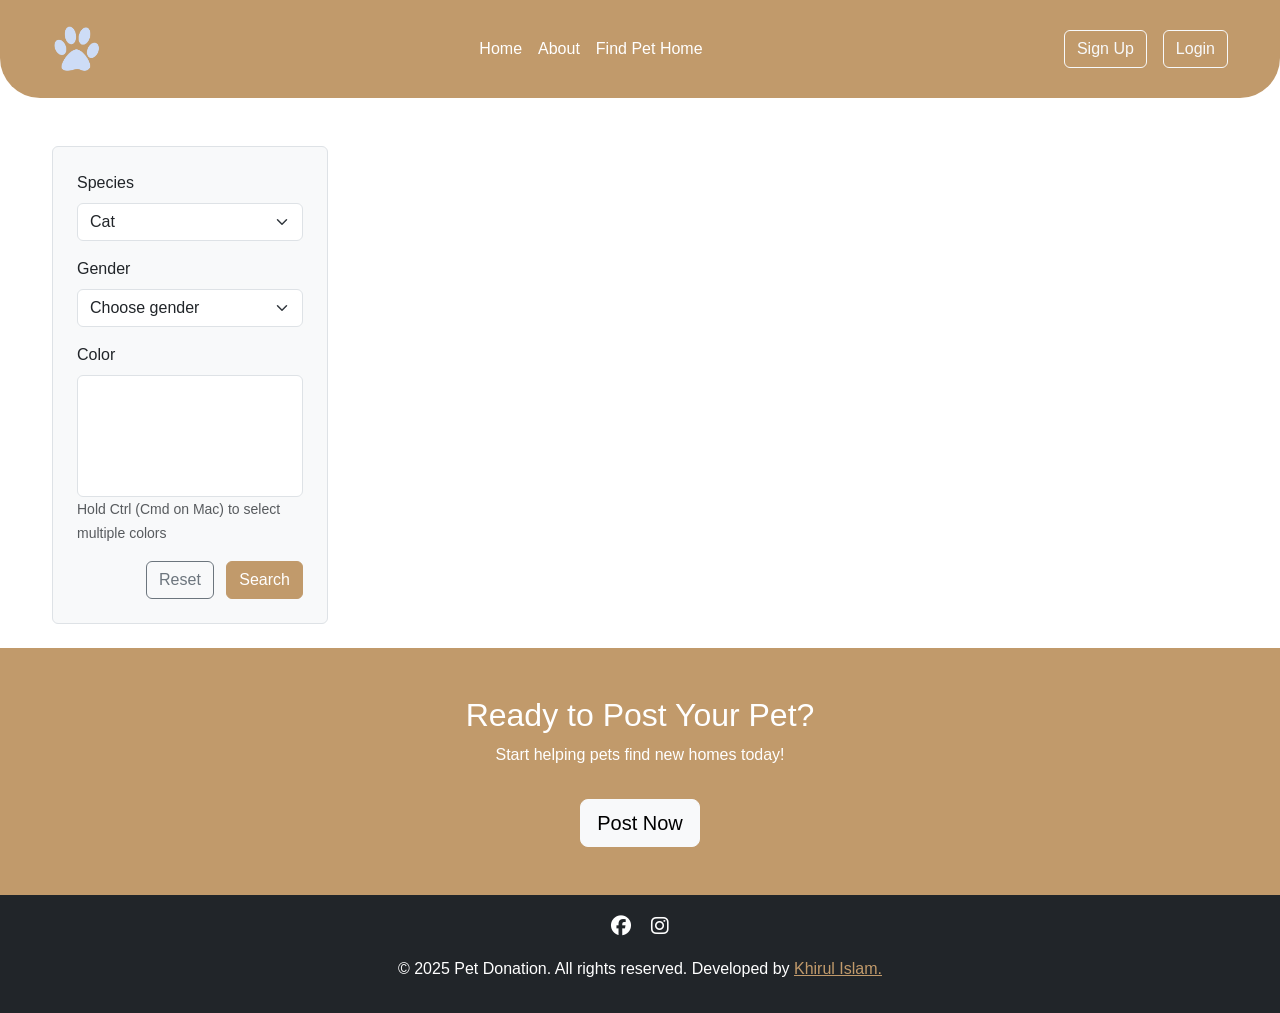
<file: index.html>
<!DOCTYPE html>
<html lang="en">

<head>
  <meta charset="UTF-8">
  <meta name="viewport" content="width=device-width, initial-scale=1.0">
  <!-- Bootstrap 5 link -->
  <link href="https://cdn.jsdelivr.net/npm/bootstrap@5.2.3/dist/css/bootstrap.min.css" rel="stylesheet"
    integrity="sha384-rbsA2VBKQhggwzxH7pPCaAqO46MgnOM80zW1RWuH61DGLwZJEdK2Kadq2F9CUG65" crossorigin="anonymous">
  <!-- Custom Css -->
  <link rel="stylesheet" href="assets/css/custom.css">
  <!-- config js -->
  <script src="assets/js/config.js"></script>
  <!-- Main JS -->
  <script src="assets/js/main.js"></script>
  <!-- Fontawesome  -->
  <link href="https://cdnjs.cloudflare.com/ajax/libs/font-awesome/6.5.0/css/all.min.css" rel="stylesheet">

  <script src="assets/js/load_pets.js"></script>
</head>
<title>Home - Pet Adoption</title>
</head>

<body>
  <!-- header -->
  <div id="header"></div>
  <!-- loader -->
  <div id="loader" class="d-none"></div>
  <!-- Alert -->
  <div id="alert-container" class="position-fixed top-0 start-50 translate-middle-x mt-3"
    style="z-index: 1055; width: 90%; max-width: 500px;"></div>

  <!-- Main Content -->
  <main>
    <div class="container mt-5">
      <div class="row">
        <!-- Filtering Section -->
        <div class="col-lg-3 mb-4">
          <section class="p-4 bg-light rounded border">
            <form>
              <div class="mb-3">
                <label for="speciesSelect" class="form-label">Species</label>
                <select id="speciesSelect" class="form-select">
                  <option value="cats">Cat</option>
                  <option value="dogs">Dog</option>
                  <option value="birds">Bird</option>
                </select>
              </div>

              <div class="mb-3">
                <label for="genderSelect" class="form-label">Gender</label>
                <select id="genderSelect" class="form-select">
                  <option value="" selected>Choose gender</option>
                  <option value="male">Male</option>
                  <option value="female">Female</option>
                </select>
              </div>

              <div class="mb-3">
                <label for="colorSelect" class="form-label">Color</label>
                <select id="colorSelect" class="form-select" multiple size="6">
                  <!-- <option value="black">Black</option>
                  <option value="white">White</option>
                  <option value="brown">Brown</option> -->
                </select>
                <small class="form-text text-muted">Hold Ctrl (Cmd on Mac) to select multiple colors</small>
              </div>

              <div class="text-end">
                <button type="reset" class="btn btn-outline-secondary me-2">Reset</button>
                <button type="submit" class="btn btn-primary">Search</button>
              </div>
            </form>
          </section>
        </div>

        <!-- Pet Info Cards Section -->
        <div class="col-lg-9 mb-5">
          <div class="row row-cols-1 row-cols-md-3 g-4" id="petCardsHolder">
            <!-- Pet Card -->

          </div>
          <!-- Pegination -->
          <div id="pagination" class="d-flex justify-content-center my-4"></div>
        </div>
      </div>
    </div>

  </main>

  <!-- Call to Action -->
  <section class="bg-primary text-white text-center py-5">
    <div class="container">
      <h2>Ready to Post Your Pet?</h2>
      <p>Start helping pets find new homes today!</p>
      <a href="donate_pet.html" class="btn btn-light btn-lg mt-3">Post Now</a>
    </div>
  </section>

  <div id="footer"></div>


  <script src="assets/js/load_pet_color.js"></script>
  <script>
    loadColorOptions("colorSelect");
  </script>
  <script src="https://cdn.jsdelivr.net/npm/bootstrap@5.2.3/dist/js/bootstrap.bundle.min.js"
    integrity="sha384-kenU1KFdBIe4zVF0s0G1M5b4hcpxyD9F7jL+jjXkk+Q2h455rYXK/7HAuoJl+0I4"
    crossorigin="anonymous"></script>
</body>

</html>
</file>
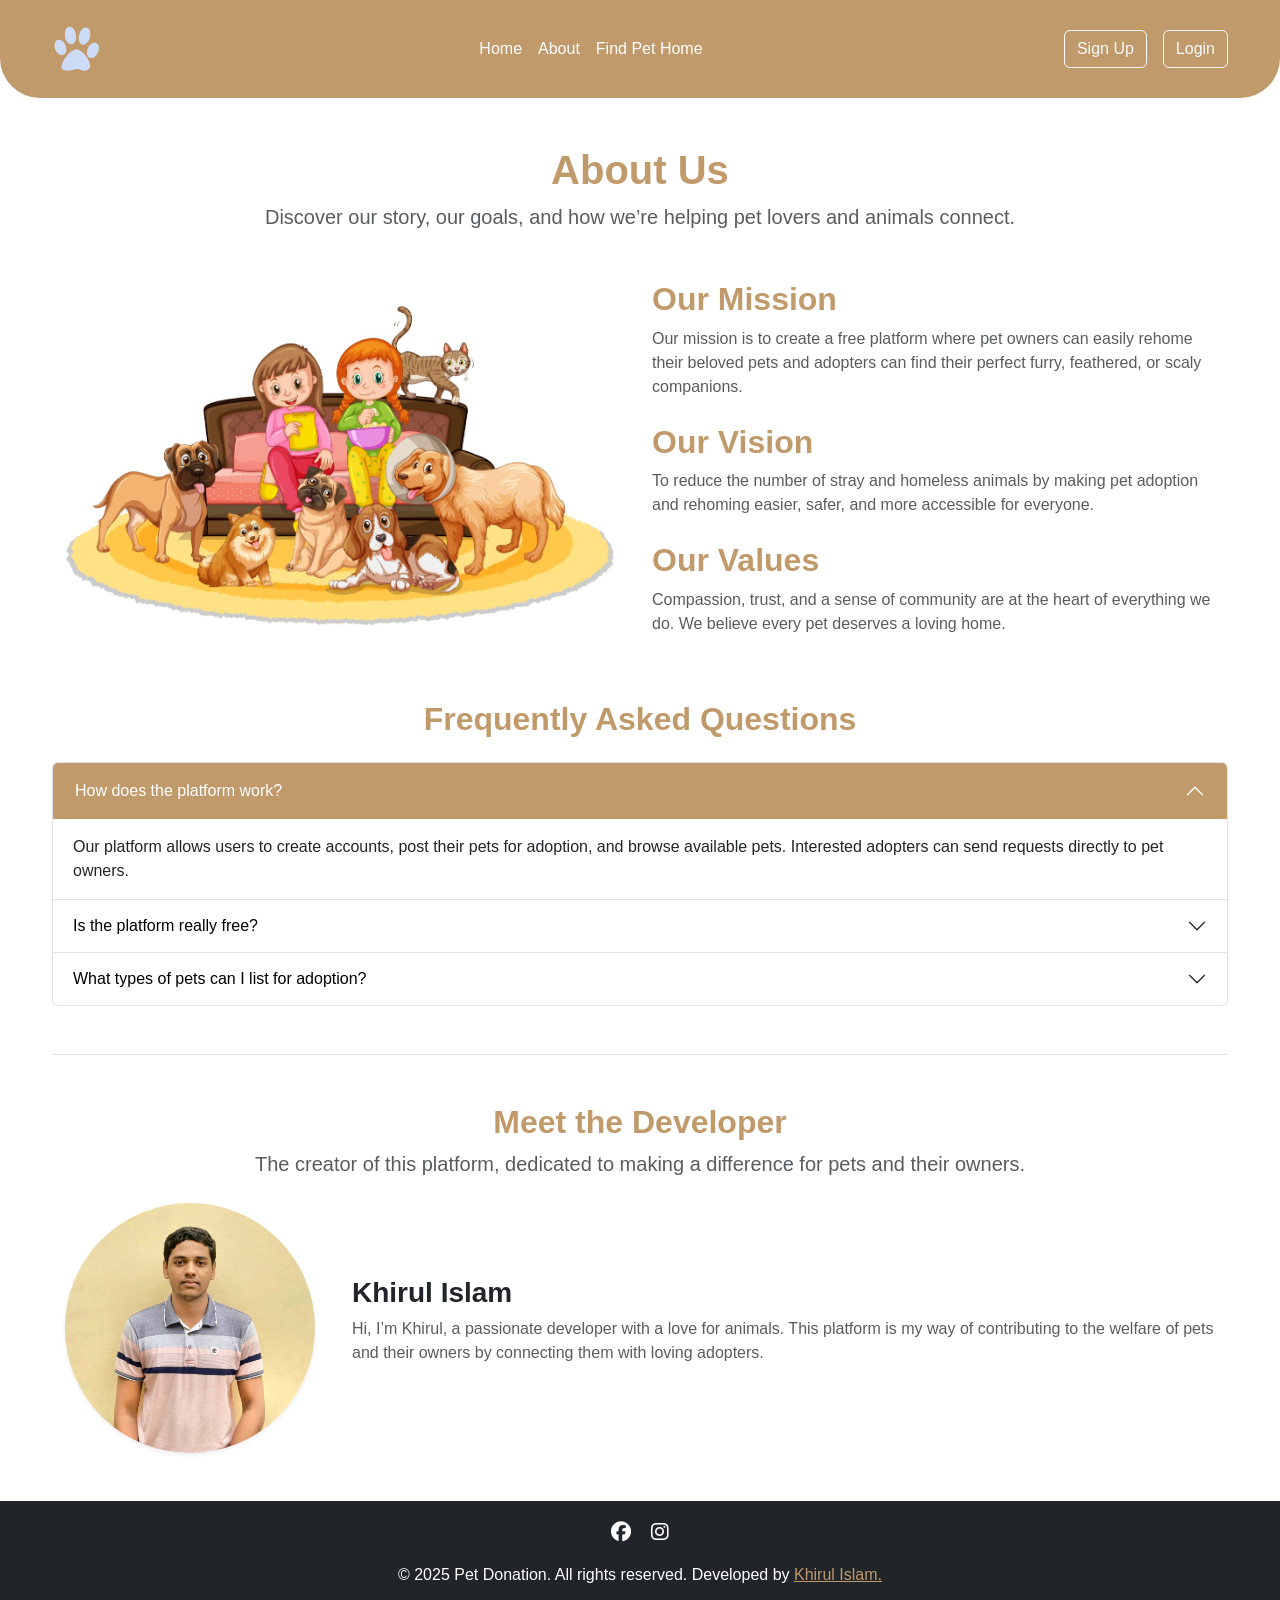
<file: about_us.html>
<!DOCTYPE html>
<html lang="en">

<head>
    <meta charset="UTF-8">
    <meta name="viewport" content="width=device-width, initial-scale=1.0">
    <title>Login - Vaccination Management System</title>
    <!-- Bootstrap 5 CDN -->
    <link href="https://cdn.jsdelivr.net/npm/bootstrap@5.3.0-alpha1/dist/css/bootstrap.min.css" rel="stylesheet">
    <!-- Custom CSS -->
    <link rel="stylesheet" href="assets/css/custom.css">
    <!-- config js -->
    <script src="assets/js/config.js"></script>
    <!-- Fontawesome  -->
    <link href="https://cdnjs.cloudflare.com/ajax/libs/font-awesome/6.5.0/css/all.min.css" rel="stylesheet">
    <!-- Main JS -->
    <script src="assets/js/main.js" defer></script>
</head>

<body>
    <!-- header -->
    <div id="header"></div>

    <main class="d-flex align-items-center justify-content-center">
        <section class="container py-5">
            <!-- About Us Title -->
            <div class="text-center mb-5">
                <h1 class="fw-bold text-primary">About Us</h1>
                <p class="text-muted fs-5">Discover our story, our goals, and how we’re helping pet lovers and animals
                    connect.</p>
            </div>

            <!-- Mission, Vision, and Values Section -->
            <div class="row align-items-center mb-5">
                <div class="col-md-6">
                    <img src="assets/img/pets(Medium).jpg" class="img-fluid" alt="Happy pet adoption">
                </div>
                <div class="col-md-6">
                    <h2 class="fw-bold text-primary">Our Mission</h2>
                    <p class="text-muted">
                        Our mission is to create a free platform where pet owners can easily rehome their beloved pets
                        and adopters can find their perfect furry, feathered, or scaly companions.
                    </p>

                    <h2 class="fw-bold text-primary mt-4">Our Vision</h2>
                    <p class="text-muted">
                        To reduce the number of stray and homeless animals by making pet adoption and rehoming easier,
                        safer, and more accessible for everyone.
                    </p>

                    <h2 class="fw-bold text-primary mt-4">Our Values</h2>
                    <p class="text-muted">
                        Compassion, trust, and a sense of community are at the heart of everything we do. We believe
                        every pet deserves a loving home.
                    </p>
                </div>
            </div>

            <!-- Q&A Section -->
            <div class="mt-5">
                <h2 class="fw-bold text-primary text-center mb-4">Frequently Asked Questions</h2>
                <div class="accordion" id="faqAccordion">
                    <!-- Question 1 -->
                    <div class="accordion-item">
                        <h2 class="accordion-header" id="faq1">
                            <button class="accordion-button" type="button" data-bs-toggle="collapse"
                                data-bs-target="#answer1" aria-expanded="true" aria-controls="answer1">
                                How does the platform work?
                            </button>
                        </h2>
                        <div id="answer1" class="accordion-collapse collapse show" aria-labelledby="faq1">
                            <div class="accordion-body">
                                Our platform allows users to create accounts, post their pets for adoption, and browse
                                available pets. Interested adopters can send requests directly to pet owners.
                            </div>
                        </div>
                    </div>
                    <!-- Question 2 -->
                    <div class="accordion-item">
                        <h2 class="accordion-header" id="faq2">
                            <button class="accordion-button collapsed" type="button" data-bs-toggle="collapse"
                                data-bs-target="#answer2" aria-expanded="false" aria-controls="answer2">
                                Is the platform really free?
                            </button>
                        </h2>
                        <div id="answer2" class="accordion-collapse collapse" aria-labelledby="faq2">
                            <div class="accordion-body">
                                Yes! Our platform is 100% free for both pet owners and adopters. We believe in helping
                                animals find loving homes without barriers.
                            </div>
                        </div>
                    </div>
                    <!-- Question 3 -->
                    <div class="accordion-item">
                        <h2 class="accordion-header" id="faq3">
                            <button class="accordion-button collapsed" type="button" data-bs-toggle="collapse"
                                data-bs-target="#answer3" aria-expanded="false" aria-controls="answer3">
                                What types of pets can I list for adoption?
                            </button>
                        </h2>
                        <div id="answer3" class="accordion-collapse collapse" aria-labelledby="faq3">
                            <div class="accordion-body">
                                You can list all types of pets, including dogs, cats, birds, reptiles, and more. If your
                                pet needs a home, this is the right place!
                            </div>
                        </div>
                    </div>
                </div>

            </div>

            <!-- Developer Introduction Section -->
            <div class="mt-5 pt-5 border-top">
                <div class="text-center mb-4">
                    <h2 class="fw-bold text-primary">Meet the Developer</h2>
                    <p class="text-muted fs-5">The creator of this platform, dedicated to making a difference for pets
                        and their owners.</p>
                </div>
                <div class="row align-items-center">
                    <div class="col-md-3 mx-auto text-center">
                        <img src="assets/img/Khirul-Islam.jpeg" class="rounded-circle img-fluid shadow-sm"
                            alt="Developer Image" style="width: 250px; height: 250px; object-fit: cover;">
                    </div>
                    <div class="col-md-9 text-center text-md-start">
                        <h3 class="fw-bold text-dark">Khirul Islam</h3>
                        <p class="text-muted">
                            Hi, I’m Khirul, a passionate developer with a love for animals. This platform is my way of
                            contributing to the welfare of pets and their owners by connecting them with loving
                            adopters.
                        </p>
                    </div>
                </div>
            </div>
        </section>

    </main>
    <div id="footer"></div>
    <script src="https://cdn.jsdelivr.net/npm/bootstrap@5.3.0-alpha1/dist/js/bootstrap.bundle.min.js"></script>
</body>

</html>
</file>
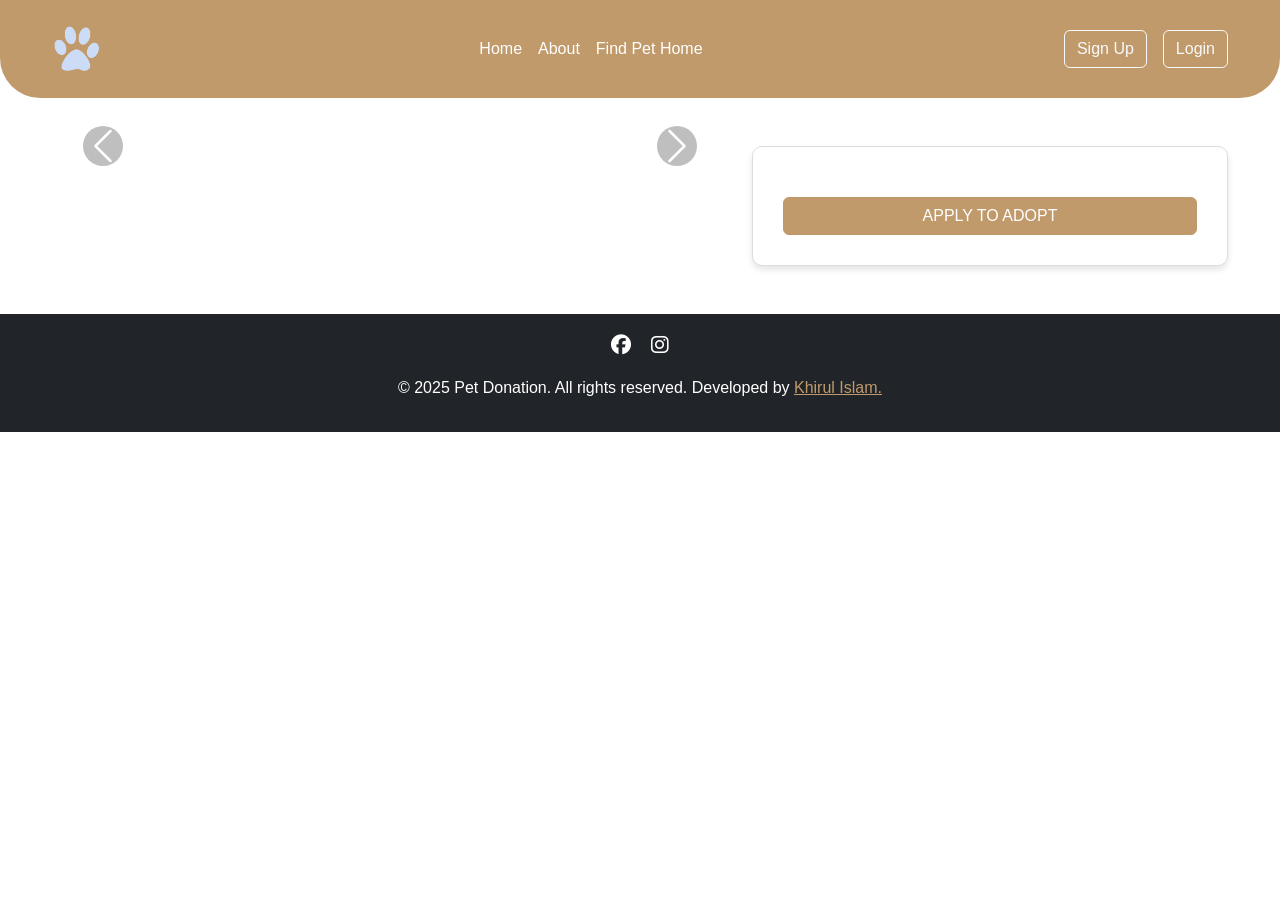
<file: birds_details.html>
<!DOCTYPE html>
<html lang="en">

<head>
  <meta charset="UTF-8">
  <meta name="viewport" content="width=device-width, initial-scale=1.0">
  <!-- Bootstrap 5 link -->
  <link href="https://cdn.jsdelivr.net/npm/bootstrap@5.2.3/dist/css/bootstrap.min.css" rel="stylesheet"
    integrity="sha384-rbsA2VBKQhggwzxH7pPCaAqO46MgnOM80zW1RWuH61DGLwZJEdK2Kadq2F9CUG65" crossorigin="anonymous">
  <!-- Custom Css -->
  <link rel="stylesheet" href="assets/css/custom.css">
  <!-- Cat details Css -->
  <link rel="stylesheet" href="assets/css/cat_details.css">
  <!-- config js -->
  <script src="assets/js/config.js"></script>
  <!-- Fontawesome  -->
  <link href="https://cdnjs.cloudflare.com/ajax/libs/font-awesome/6.5.0/css/all.min.css" rel="stylesheet">
  <!-- Main JS -->
  <script src="assets/js/main.js" defer></script>


</head>
<title>Home - Pet Adoption</title>
</head>

<body>
  <!-- header -->
  <div id="header"></div>
  <!-- loader -->
  <div id="loader" class="d-none"></div>
  <!-- Alert -->
  <div id="alert-container" class="position-fixed top-0 start-50 translate-middle-x mt-3"
    style="z-index: 1055; width: 90%; max-width: 500px;"></div>

  <!-- Modal -->
  <div class="modal fade" id="adoptionFormModal" tabindex="-1" aria-labelledby="adoptionFormModalLabel"
    aria-hidden="true">
    <div class="modal-dialog">
      <div class="modal-content">
        <div class="modal-header">
          <h5 class="modal-title" id="adoptionFormModalLabel">Adoption Form</h5>
          <button type="button" class="btn-close" data-bs-dismiss="modal" aria-label="Close"></button>
        </div>
        <div class="modal-body">
          <form id="adoptionForm">
            <div class="mb-3">
              <label for="phoneNumber" class="form-label">Phone Number</label>
              <input type="tel" class="form-control" id="phoneNumber" placeholder="Enter your phone number">
            </div>
            <div class="mb-3">
              <label for="email" class="form-label">Email</label>
              <input type="email" class="form-control" id="email" placeholder="Enter your email">
            </div>
            <div class="form-check mb-3">
              <input class="form-check-input" type="checkbox" id="defaultContactCheckbox">
              <label class="form-check-label" for="defaultContactCheckbox">
                Share default contact information
              </label>
            </div>
            <div class="mb-3">
              <label for="message" class="form-label">Message</label>
              <textarea class="form-control" id="message" rows="4" placeholder="Write your message here"></textarea>
            </div>
          </form>
          <div id="feedbackSection" class="d-none"></div>
        </div>
        <div class="modal-footer">
          <button type="button" class="btn btn-secondary" data-bs-dismiss="modal">Close</button>
          <button type="submit" class="btn btn-primary" id="submitBtn">Submit</button>
        </div>
      </div>
    </div>
  </div>


  <!-- Main Content -->
  <div class="container my-5">
    <div class="row">
      <!-- Cat Image Carousel -->
      <div class="col-md-7">
        <div id="catCarousel" class="carousel slide" data-bs-ride="carousel">
          <div class="carousel-inner"></div>
          <button class="carousel-control-prev" type="button" data-bs-target="#catCarousel" data-bs-slide="prev">
            <span class="carousel-control-prev-icon" aria-hidden="true"></span>
            <span class="visually-hidden">Previous</span>
          </button>
          <button class="carousel-control-next" type="button" data-bs-target="#catCarousel" data-bs-slide="next">
            <span class="carousel-control-next-icon" aria-hidden="true"></span>
            <span class="visually-hidden">Next</span>
          </button>
        </div>
      </div>
      <!-- Bird Information -->
      <div class="col-md-5">
        <div class="info-card">
          <div class="info-header"></div>
          <button id="apply-btn" class="btn btn-primary w-100 apply-btn" data-bs-toggle="modal"
            data-bs-target="#adoptionFormModal">
            Apply to Adopt
          </button>

        </div>
      </div>
    </div>
  </div>

  <div id="footer"></div>


  <script src="assets/js/birds_details.js"></script>
  <script>
    const defaultContactCheckbox = document.getElementById('defaultContactCheckbox');
    const phoneNumberInput = document.getElementById('phoneNumber');
    const emailInput = document.getElementById('email');

    defaultContactCheckbox.addEventListener('change', () => {
      const isChecked = defaultContactCheckbox.checked;
      phoneNumberInput.disabled = isChecked;
      emailInput.disabled = isChecked;
    });
  </script>
  <script src="https://cdn.jsdelivr.net/npm/bootstrap@5.2.3/dist/js/bootstrap.bundle.min.js"
    integrity="sha384-kenU1KFdBIe4zVF0s0G1M5b4hcpxyD9F7jL+jjXkk+Q2h455rYXK/7HAuoJl+0I4"
    crossorigin="anonymous"></script>

  <script src="assets/js/send_adoption_request.js"></script>
</body>

</html>
</file>
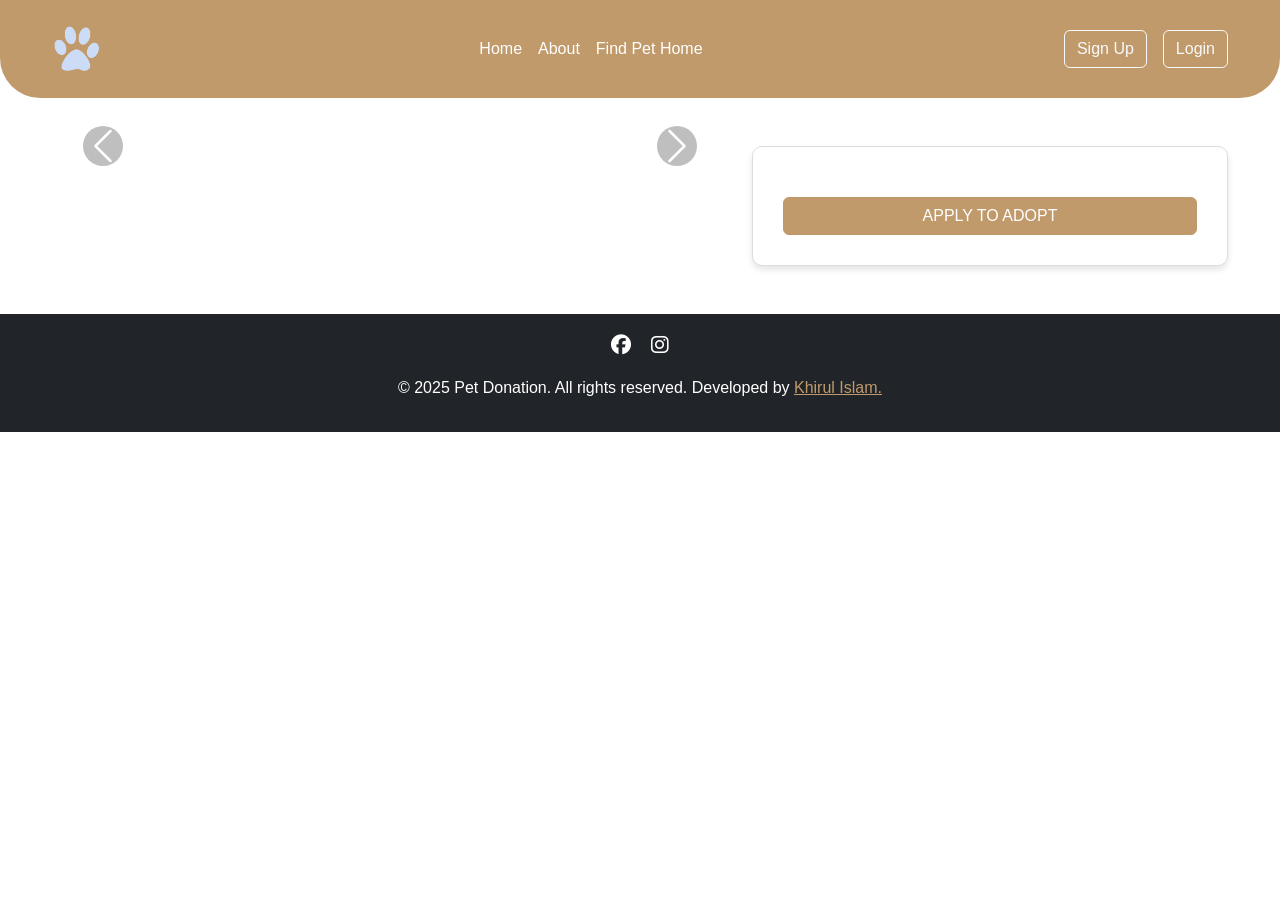
<file: cats_details.html>
<!DOCTYPE html>
<html lang="en">

<head>
  <meta charset="UTF-8">
  <meta name="viewport" content="width=device-width, initial-scale=1.0">
  <!-- Bootstrap 5 link -->
  <link href="https://cdn.jsdelivr.net/npm/bootstrap@5.2.3/dist/css/bootstrap.min.css" rel="stylesheet"
    integrity="sha384-rbsA2VBKQhggwzxH7pPCaAqO46MgnOM80zW1RWuH61DGLwZJEdK2Kadq2F9CUG65" crossorigin="anonymous">
  <!-- Custom Css -->
  <link rel="stylesheet" href="assets/css/custom.css">
  <!-- Cat details Css -->
  <link rel="stylesheet" href="assets/css/cat_details.css">
  <!-- Fontawesome  -->
  <link href="https://cdnjs.cloudflare.com/ajax/libs/font-awesome/6.5.0/css/all.min.css" rel="stylesheet">
  <!-- config js -->
  <script src="assets/js/config.js"></script>
  <!-- Main JS -->
  <script src="assets/js/main.js" defer></script>


</head>
<title>Home - Pet Adoption</title>
</head>

<body>
  <!-- header -->
  <div id="header"></div>
  <!-- loader -->
  <div id="loader" class="d-none"></div>
  <!-- Alert -->
  <div id="alert-container" class="position-fixed top-0 start-50 translate-middle-x mt-3"
    style="z-index: 1055; width: 90%; max-width: 500px;"></div>

  <!-- Modal -->
  <div class="modal fade" id="adoptionFormModal" tabindex="-1" aria-labelledby="adoptionFormModalLabel"
    aria-hidden="true">
    <div class="modal-dialog">
      <div class="modal-content">
        <div class="modal-header">
          <h5 class="modal-title" id="adoptionFormModalLabel">Adoption Form</h5>
          <button type="button" class="btn-close" data-bs-dismiss="modal" aria-label="Close"></button>
        </div>
        <div class="modal-body">
          <form id="adoptionForm">
            <div class="mb-3">
              <label for="phoneNumber" class="form-label">Phone Number</label>
              <input type="tel" class="form-control" id="phoneNumber" placeholder="Enter your phone number">
            </div>
            <div class="mb-3">
              <label for="email" class="form-label">Email</label>
              <input type="email" class="form-control" id="email" placeholder="Enter your email">
            </div>
            <div class="form-check mb-3">
              <input class="form-check-input" type="checkbox" id="defaultContactCheckbox">
              <label class="form-check-label" for="defaultContactCheckbox">
                Share default contact information
              </label>
            </div>
            <div class="mb-3">
              <label for="message" class="form-label">Message</label>
              <textarea class="form-control" id="message" rows="4" placeholder="Write your message here"></textarea>
            </div>
          </form>
          <div id="feedbackSection" class="d-none"></div>
        </div>
        <div class="modal-footer">
          <button type="button" class="btn btn-secondary" data-bs-dismiss="modal">Close</button>
          <button type="submit" class="btn btn-primary" id="submitBtn">Submit</button>
        </div>
      </div>
    </div>
  </div>


  <!-- Main Content -->
  <div class="container my-5">
    <div class="row">
      <!-- Cat Image Carousel -->
      <div class="col-md-7">
        <div id="catCarousel" class="carousel slide" data-bs-ride="carousel">
          <div class="carousel-inner"></div>
          <button class="carousel-control-prev" type="button" data-bs-target="#catCarousel" data-bs-slide="prev">
            <span class="carousel-control-prev-icon" aria-hidden="true"></span>
            <span class="visually-hidden">Previous</span>
          </button>
          <button class="carousel-control-next" type="button" data-bs-target="#catCarousel" data-bs-slide="next">
            <span class="carousel-control-next-icon" aria-hidden="true"></span>
            <span class="visually-hidden">Next</span>
          </button>
        </div>
      </div>
      <!-- Cat Information -->
      <div class="col-md-5">
        <div class="info-card">
          <div class="info-header"></div>
          <button id="apply-btn" class="btn btn-primary w-100 apply-btn" data-bs-toggle="modal"
            data-bs-target="#adoptionFormModal">
            Apply to Adopt
          </button>
          <!-- <h2 class="text-primary">Mr. Tux</h2> -->
          <!-- <div class="info-header">
            <div class="info-item d-felx justify-content-between">
              <h2 class="text-primary">Mr. Tux</h2>
              <p class="badge bg-primary fs-5 rounded-pill mt-1">Available to adopt</p>
            </div>
            <div class="info-item">
              <strong>Color:</strong>
              <span>Black, White</span>
            </div>
            <div class="info-item">
              <strong>Age:</strong>
              <span>2</span>
            </div>
            <div class="info-item">
              <strong>Food Habit:</strong>
              <span>Test</span>
            </div>
            <div class="info-item">
              <strong>Is potty trained:</strong>
              <span>Test</span>
            </div>
            <div class="info-item">
              <strong>Gender:</strong>
              <span>Male</span>
            </div>
            <div class="info-item">
              <strong>Arrived Date:</strong>
              <span>December 10, 2024</span>
            </div>
            <div class="info-item">
              <strong>Location:</strong>
              <span>Greystones</span>
            </div>
            <div class="info-item">
              <strong>Adoption Cost:</strong>
              <span>$130</span>
            </div>
            <div class="info-item">
              <strong>Author:</strong>
              <span>Mr Tuzzo</span>
            </div>
            <div class="info-item">
              <strong>Description:</strong>
              <span>Lorem ipsum, dolor sit amet consectetur adipisicing elit. Praesentium tenetur enim nisi possimus
                explicabo perspiciatis quos reprehenderit? Iste sit natus asperiores nisi saepe beatae minus dolor a,
                doloremque perspiciatis rerum.</span>
            </div>
          </div> -->
          <!-- <button class="btn btn-primary w-100 rounded-pill apply-btn" data-bs-toggle="modal"
            data-bs-target="#adoptionFormModal">Apply to
            Adopt</button> -->
        </div>
      </div>
    </div>
  </div>

  <div id="footer"></div>

  <script>
    const defaultContactCheckbox = document.getElementById('defaultContactCheckbox');
    const phoneNumberInput = document.getElementById('phoneNumber');
    const emailInput = document.getElementById('email');

    defaultContactCheckbox.addEventListener('change', () => {
      const isChecked = defaultContactCheckbox.checked;
      phoneNumberInput.disabled = isChecked;
      emailInput.disabled = isChecked;
    });

    if (!localStorage.getItem("authToken")) {
      document.getElementById("apply-btn").addEventListener("click", () => {
        window.location.href = 'login.html';
      });
    }
  </script>
  <script src="assets/js/cat_details.js"></script>

  <script src="https://cdn.jsdelivr.net/npm/bootstrap@5.2.3/dist/js/bootstrap.bundle.min.js"
    integrity="sha384-kenU1KFdBIe4zVF0s0G1M5b4hcpxyD9F7jL+jjXkk+Q2h455rYXK/7HAuoJl+0I4"
    crossorigin="anonymous"></script>

  <script src="assets/js/send_adoption_request.js"></script>
</body>

</html>
</file>
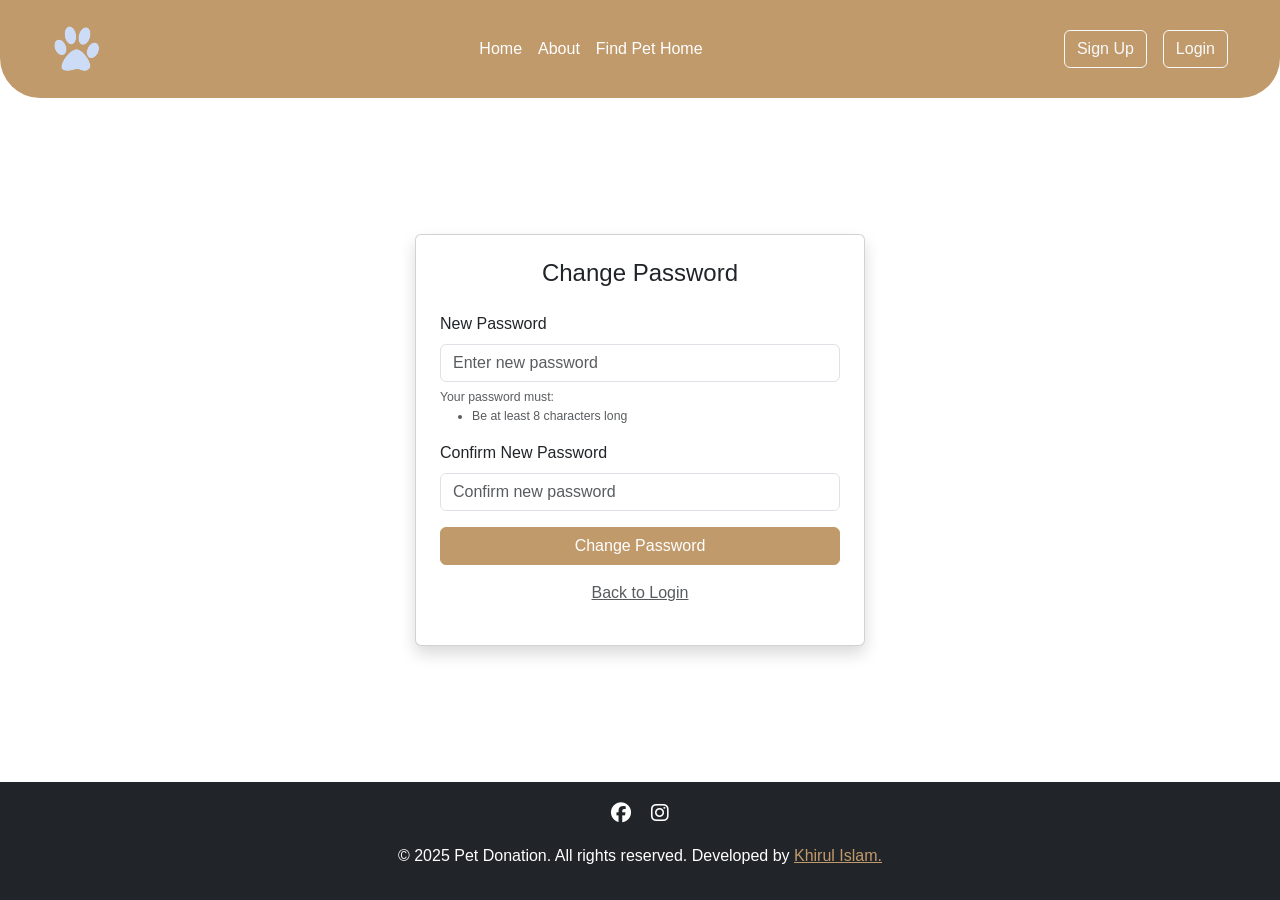
<file: change_password.html>
<!DOCTYPE html>
<html lang="en">

<head>
    <meta charset="UTF-8">
    <meta name="viewport" content="width=device-width, initial-scale=1.0">
    <title>Login - Vaccination Management System</title>
    <!-- Bootstrap 5 CDN -->
    <link href="https://cdn.jsdelivr.net/npm/bootstrap@5.3.0-alpha1/dist/css/bootstrap.min.css" rel="stylesheet">
    <!-- config js -->
    <script src="assets/js/config.js"></script>
    <!-- Fonawesome CDN -->
    <link rel="stylesheet" href="https://cdnjs.cloudflare.com/ajax/libs/font-awesome/6.7.1/css/all.min.css"
        integrity="sha512-5Hs3dF2AEPkpNAR7UiOHba+lRSJNeM2ECkwxUIxC1Q/FLycGTbNapWXB4tP889k5T5Ju8fs4b1P5z/iB4nMfSQ=="
        crossorigin="anonymous" referrerpolicy="no-referrer" />
    <!-- Custom CSS -->
    <link rel="stylesheet" href="assets/css/custom.css">
    <!-- Main JS -->
    <script src="assets/js/main.js" defer></script>
    <style>
        body {
            display: flex;
            flex-direction: column;
            min-height: 100vh;
            margin: 0;
        }

        main {
            flex: 1;
        }
    </style>
</head>

<body>
    <!-- header -->
    <div id="header"></div>
    <!-- loader -->
    <div id="loader" class="d-none"></div>
    <!-- Alert -->
    <div id="alert-container" class="position-fixed top-0 start-50 translate-middle-x mt-3"
        style="z-index: 1055; width: 90%; max-width: 500px;"></div>


    <main class="d-flex align-items-center justify-content-center">
        <div class="card shadow p-4" style="width: 100%; max-width: 450px;">
            <h4 class="text-center mb-4">Change Password</h4>
            <form id="changePasswordForm">
                <div class="mb-3">
                    <label for="newPassword" class="form-label">New Password</label>
                    <input type="password" id="newPassword" class="form-control" placeholder="Enter new password"
                        required>
                    <div class="form-text text-muted mt-1">
                        <small>
                            Your password must:
                            <ul class="text-muted pl-3">
                                <li>Be at least 8 characters long</li>
                                <!-- <li>Include a mix of letters and numbers</li>
                                <li>Not be entirely numeric</li>
                                <li>Contain at least one special character (e.g., @, #, $)</li> -->
                            </ul>
                        </small>
                    </div>
                </div>
                <div class="mb-3">
                    <label for="confirmPassword" class="form-label">Confirm New Password</label>
                    <input type="password" id="confirmPassword" class="form-control" placeholder="Confirm new password"
                        required>
                </div>
                <button type="submit" class="btn btn-primary w-100">Change Password</button>
            </form>
            <div class="text-center mt-3">
                <p><a href="login.html" class="text-muted">Back to Login</a></p>
            </div>
        </div>
    </main>

    <div id="footer"></div>
    <script src="assets/js/change_password.js"></script>
    <script src="https://cdn.jsdelivr.net/npm/bootstrap@5.3.0-alpha1/dist/js/bootstrap.bundle.min.js"></script>
</body>

</html>
</file>
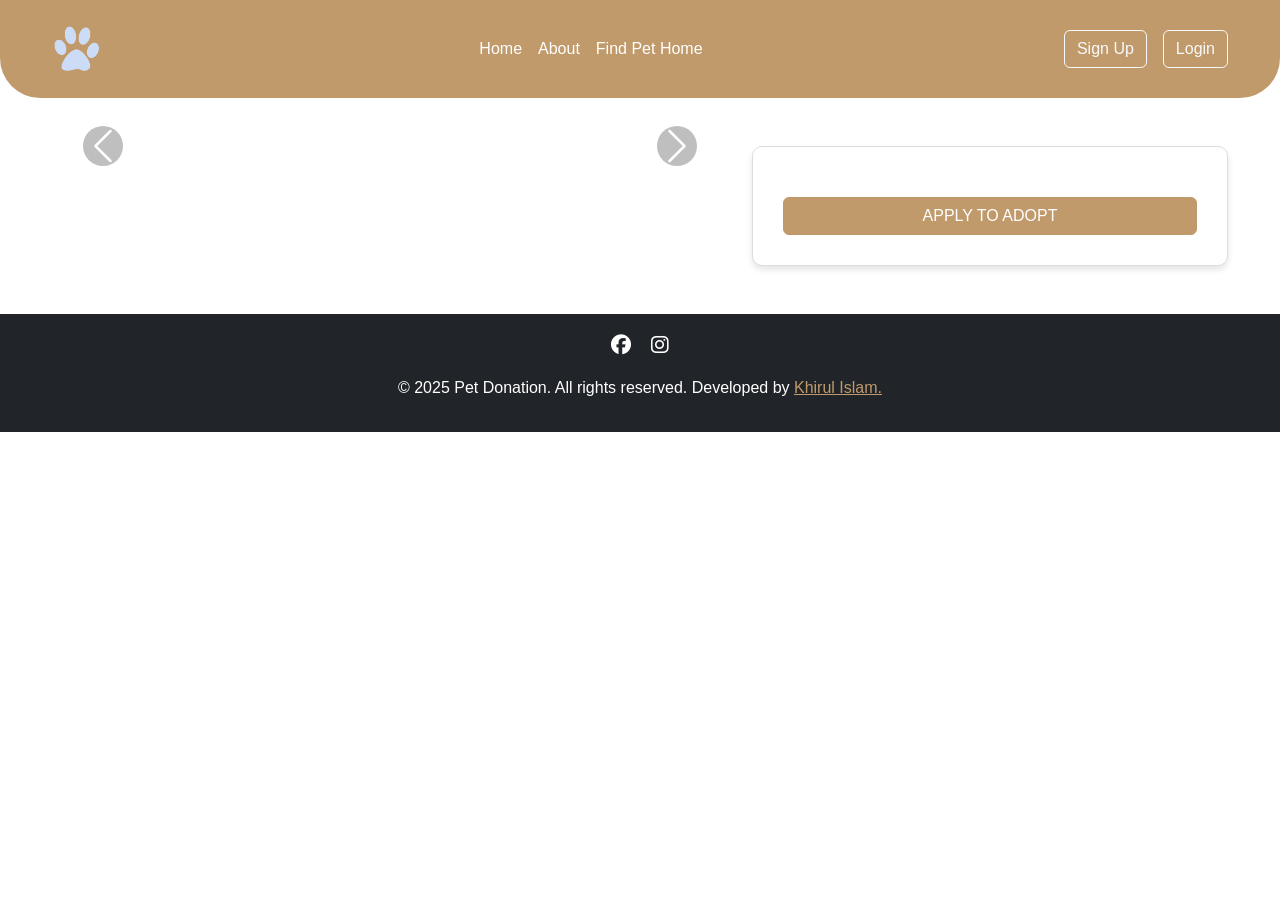
<file: dogs_details.html>
<!DOCTYPE html>
<html lang="en">

<head>
  <meta charset="UTF-8">
  <meta name="viewport" content="width=device-width, initial-scale=1.0">
  <!-- Bootstrap 5 link -->
  <link href="https://cdn.jsdelivr.net/npm/bootstrap@5.2.3/dist/css/bootstrap.min.css" rel="stylesheet"
    integrity="sha384-rbsA2VBKQhggwzxH7pPCaAqO46MgnOM80zW1RWuH61DGLwZJEdK2Kadq2F9CUG65" crossorigin="anonymous">
  <!-- Custom Css -->
  <link rel="stylesheet" href="assets/css/custom.css">
  <!-- Cat details Css -->
  <link rel="stylesheet" href="assets/css/cat_details.css">
  <!-- config js -->
  <script src="assets/js/config.js"></script>
  <!-- Fontawesome  -->
  <link href="https://cdnjs.cloudflare.com/ajax/libs/font-awesome/6.5.0/css/all.min.css" rel="stylesheet">
  <!-- Main JS -->
  <script src="assets/js/main.js" defer></script>


</head>
<title>Home - Pet Adoption</title>
</head>

<body>
  <!-- header -->
  <div id="header"></div>
  <!-- loader -->
  <div id="loader" class="d-none"></div>
  <!-- Alert -->
  <div id="alert-container" class="position-fixed top-0 start-50 translate-middle-x mt-3"
    style="z-index: 1055; width: 90%; max-width: 500px;"></div>

  <!-- Modal -->
  <div class="modal fade" id="adoptionFormModal" tabindex="-1" aria-labelledby="adoptionFormModalLabel"
    aria-hidden="true">
    <div class="modal-dialog">
      <div class="modal-content">
        <div class="modal-header">
          <h5 class="modal-title" id="adoptionFormModalLabel">Adoption Form</h5>
          <button type="button" class="btn-close" data-bs-dismiss="modal" aria-label="Close"></button>
        </div>
        <div class="modal-body">
          <form id="adoptionForm">
            <div class="mb-3">
              <label for="phoneNumber" class="form-label">Phone Number</label>
              <input type="tel" class="form-control" id="phoneNumber" placeholder="Enter your phone number">
            </div>
            <div class="mb-3">
              <label for="email" class="form-label">Email</label>
              <input type="email" class="form-control" id="email" placeholder="Enter your email">
            </div>
            <div class="form-check mb-3">
              <input class="form-check-input" type="checkbox" id="defaultContactCheckbox">
              <label class="form-check-label" for="defaultContactCheckbox">
                Share default contact information
              </label>
            </div>
            <div class="mb-3">
              <label for="message" class="form-label">Message</label>
              <textarea class="form-control" id="message" rows="4" placeholder="Write your message here"></textarea>
            </div>
          </form>
          <div id="feedbackSection" class="d-none"></div>
        </div>
        <div class="modal-footer">
          <button type="button" class="btn btn-secondary" data-bs-dismiss="modal">Close</button>
          <button type="submit" class="btn btn-primary" id="submitBtn">Submit</button>
        </div>
      </div>
    </div>
  </div>


  <!-- Main Content -->
  <div class="container my-5">
    <div class="row">
      <!-- Cat Image Carousel -->
      <div class="col-md-7">
        <div id="catCarousel" class="carousel slide" data-bs-ride="carousel">
          <div class="carousel-inner"></div>
          <button class="carousel-control-prev" type="button" data-bs-target="#catCarousel" data-bs-slide="prev">
            <span class="carousel-control-prev-icon" aria-hidden="true"></span>
            <span class="visually-hidden">Previous</span>
          </button>
          <button class="carousel-control-next" type="button" data-bs-target="#catCarousel" data-bs-slide="next">
            <span class="carousel-control-next-icon" aria-hidden="true"></span>
            <span class="visually-hidden">Next</span>
          </button>
        </div>
      </div>
      <!-- Dog Information -->
      <div class="col-md-5">
        <div class="info-card">
          <div class="info-header"></div>
          <button id="apply-btn" class="btn btn-primary w-100 apply-btn" data-bs-toggle="modal"
            data-bs-target="#adoptionFormModal">
            Apply to Adopt
          </button>
        </div>
      </div>
    </div>
  </div>

  <div id="footer"></div>


  <script src="assets/js/dogs_details.js"></script>
  <script>
    const defaultContactCheckbox = document.getElementById('defaultContactCheckbox');
    const phoneNumberInput = document.getElementById('phoneNumber');
    const emailInput = document.getElementById('email');

    defaultContactCheckbox.addEventListener('change', () => {
      const isChecked = defaultContactCheckbox.checked;
      phoneNumberInput.disabled = isChecked;
      emailInput.disabled = isChecked;
    });
  </script>
  <script src="https://cdn.jsdelivr.net/npm/bootstrap@5.2.3/dist/js/bootstrap.bundle.min.js"
    integrity="sha384-kenU1KFdBIe4zVF0s0G1M5b4hcpxyD9F7jL+jjXkk+Q2h455rYXK/7HAuoJl+0I4"
    crossorigin="anonymous"></script>

  <script src="assets/js/send_adoption_request.js"></script>
</body>

</html>
</file>
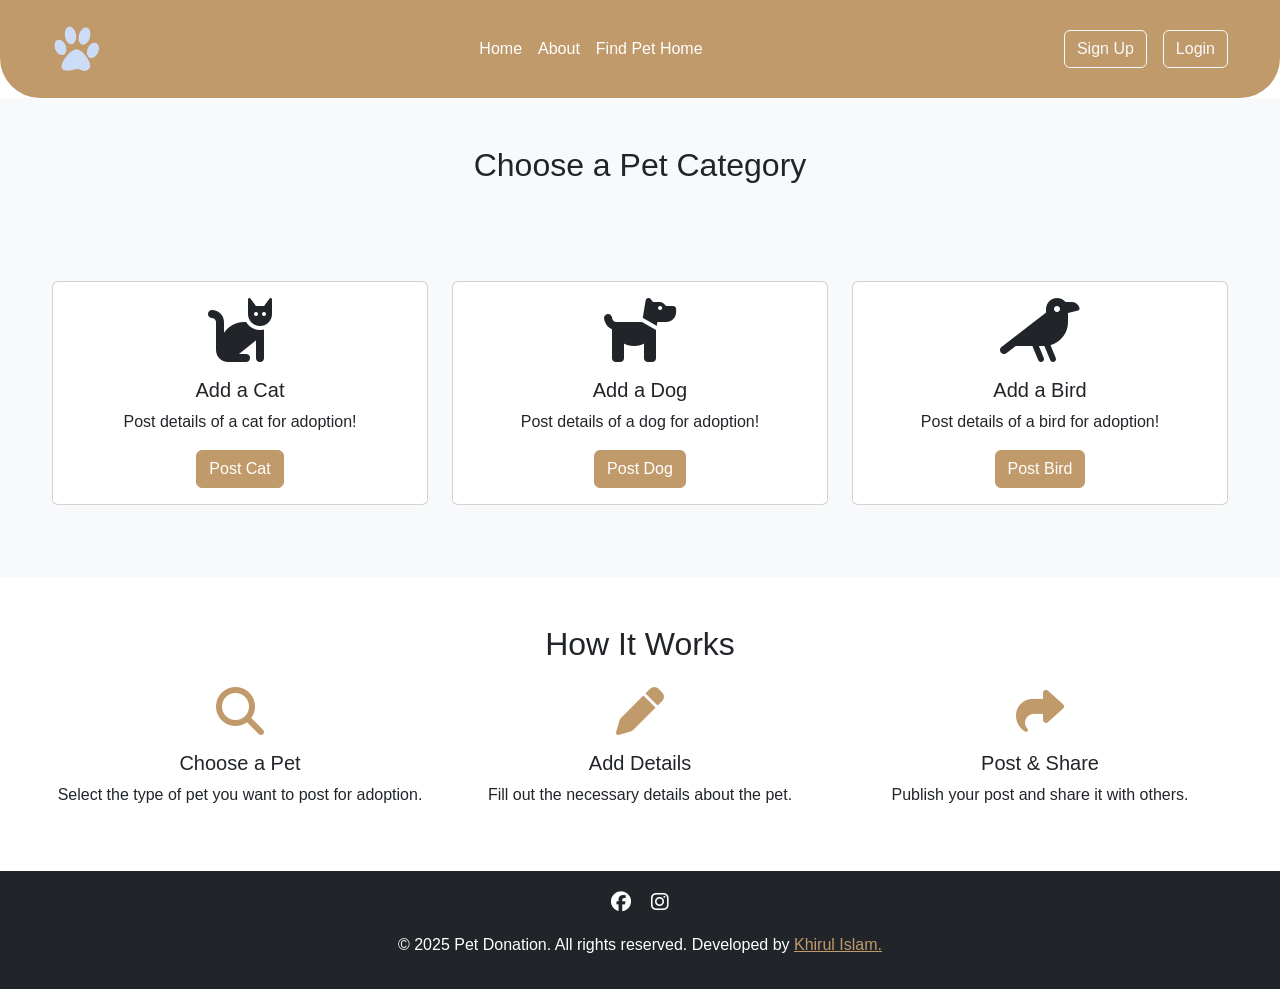
<file: donate_pet.html>
<!DOCTYPE html>
<html lang="en">

<head>
    <meta charset="UTF-8">
    <meta name="viewport" content="width=device-width, initial-scale=1.0">
    <!-- Bootstrap 5 link -->
    <link href="https://cdn.jsdelivr.net/npm/bootstrap@5.2.3/dist/css/bootstrap.min.css" rel="stylesheet"
        integrity="sha384-rbsA2VBKQhggwzxH7pPCaAqO46MgnOM80zW1RWuH61DGLwZJEdK2Kadq2F9CUG65" crossorigin="anonymous">
    <!-- Custom Css -->
    <link rel="stylesheet" href="assets/css/custom.css">
    <!-- config js -->
    <script src="assets/js/config.js"></script>
    <!-- Main JS -->
    <script src="assets/js/main.js" defer></script>
    <!-- Fontawesome links -->
    <link href="https://cdnjs.cloudflare.com/ajax/libs/font-awesome/6.5.0/css/all.min.css" rel="stylesheet">
</head>
<title>Pet Donation</title>

<body>
    <!-- Header -->
    <div id="header"></div> <!-- loader -->
    <div id="loader" class="d-none"></div>
    <!-- Alert -->
    <div id="alert-container" class="position-fixed top-0 start-50 translate-middle-x mt-3"
        style="z-index: 9999; width: 90%; max-width: 500px;"></div>


    <!-- Categories Section -->
    <section class="bg-light py-5">
        <div class="container">
            <h2 class="text-center mb-5">Choose a Pet Category</h2>
            <div class="row justify-content-center">
                <div class="container mt-5">
                    <div class="row justify-content-center">
                        <!-- Add Cat -->
                        <div class="col-md-4 mb-4">
                            <div class="card text-center">
                                <div class="card-body">
                                    <i class="fas fa-cat fa-4x mb-3"></i>
                                    <h5 class="card-title">Add a Cat</h5>
                                    <p class="card-text">Post details of a cat for adoption!</p>
                                    <button type="button" class="btn btn-primary" data-bs-toggle="modal"
                                        data-bs-target="#postModal" onclick="CatForm()">
                                        Post Cat
                                    </button>
                                </div>
                            </div>
                        </div>

                        <!-- Add Dog -->
                        <div class="col-md-4 mb-4">
                            <div class="card text-center">
                                <div class="card-body">
                                    <i class="fas fa-dog fa-4x mb-3"></i>
                                    <h5 class="card-title">Add a Dog</h5>
                                    <p class="card-text">Post details of a dog for adoption!</p>
                                    <button type="button" class="btn btn-primary" data-bs-toggle="modal"
                                        data-bs-target="#postModal" onclick="DogForm()">
                                        Post Dog
                                    </button>
                                </div>
                            </div>
                        </div>

                        <!-- Add Bird -->
                        <div class="col-md-4 mb-4">
                            <div class="card text-center">
                                <div class="card-body">
                                    <i class="fas fa-crow fa-4x mb-3"></i>
                                    <h5 class="card-title">Add a Bird</h5>
                                    <p class="card-text">Post details of a bird for adoption!</p>
                                    <button type="button" class="btn btn-primary" data-bs-toggle="modal"
                                        data-bs-target="#postModal" onclick="BirdForm()">
                                        Post Bird
                                    </button>
                                </div>
                            </div>
                        </div>
                    </div>
                </div>
            </div>
        </div>
    </section>


    <!-- How It Works -->
    <section class="py-5">
        <div class="container text-center">
            <h2 class="mb-4">How It Works</h2>
            <div class="row">
                <div class="col-md-4">
                    <i class="fas fa-search fa-3x text-primary mb-3"></i>
                    <h5>Choose a Pet</h5>
                    <p>Select the type of pet you want to post for adoption.</p>
                </div>
                <div class="col-md-4">
                    <i class="fas fa-pen fa-3x text-primary mb-3"></i>
                    <h5>Add Details</h5>
                    <p>Fill out the necessary details about the pet.</p>
                </div>
                <div class="col-md-4">
                    <i class="fas fa-share fa-3x text-primary mb-3"></i>
                    <h5>Post & Share</h5>
                    <p>Publish your post and share it with others.</p>
                </div>
            </div>
        </div>
    </section>


    <!-- Modal -->
    <div class="modal fade" id="postModal" tabindex="-1" aria-labelledby="postModalLabel" aria-hidden="true">
        <div class="modal-dialog modal-lg">
            <div class="modal-content">
                <div class="modal-header">
                    <h5 class="modal-title" id="postModalLabel">Post a Pet for Adoption</h5>
                    <button type="button" class="btn-close" data-bs-dismiss="modal" aria-label="Close"></button>
                </div>
                <div class="modal-body">
                    <!-- Form will be dynamically loaded here -->
                    <div id="post-form"></div>
                </div>
            </div>
        </div>
    </div>

    <!-- Footer -->
    <div id="footer"></div>

    <script src="https://cdn.jsdelivr.net/npm/bootstrap@5.2.3/dist/js/bootstrap.bundle.min.js"
        integrity="sha384-kenU1KFdBIe4zVF0s0G1M5b4hcpxyD9F7jL+jjXkk+Q2h455rYXK/7HAuoJl+0I4"
        crossorigin="anonymous"></script>

    <!-- Custom JS for loading forms based on pet type -->

    <script src="assets/js/load_pet_color.js"></script>
    <script src="assets/js/post_cat.js" defer></script>
    <script src="assets/js/post_dog.js" defer></script>
    <script src="assets/js/post_bird.js" defer></script>
    <script>
        loadColorOptions("cat-colors");
    </script>

</body>

</html>
</file>
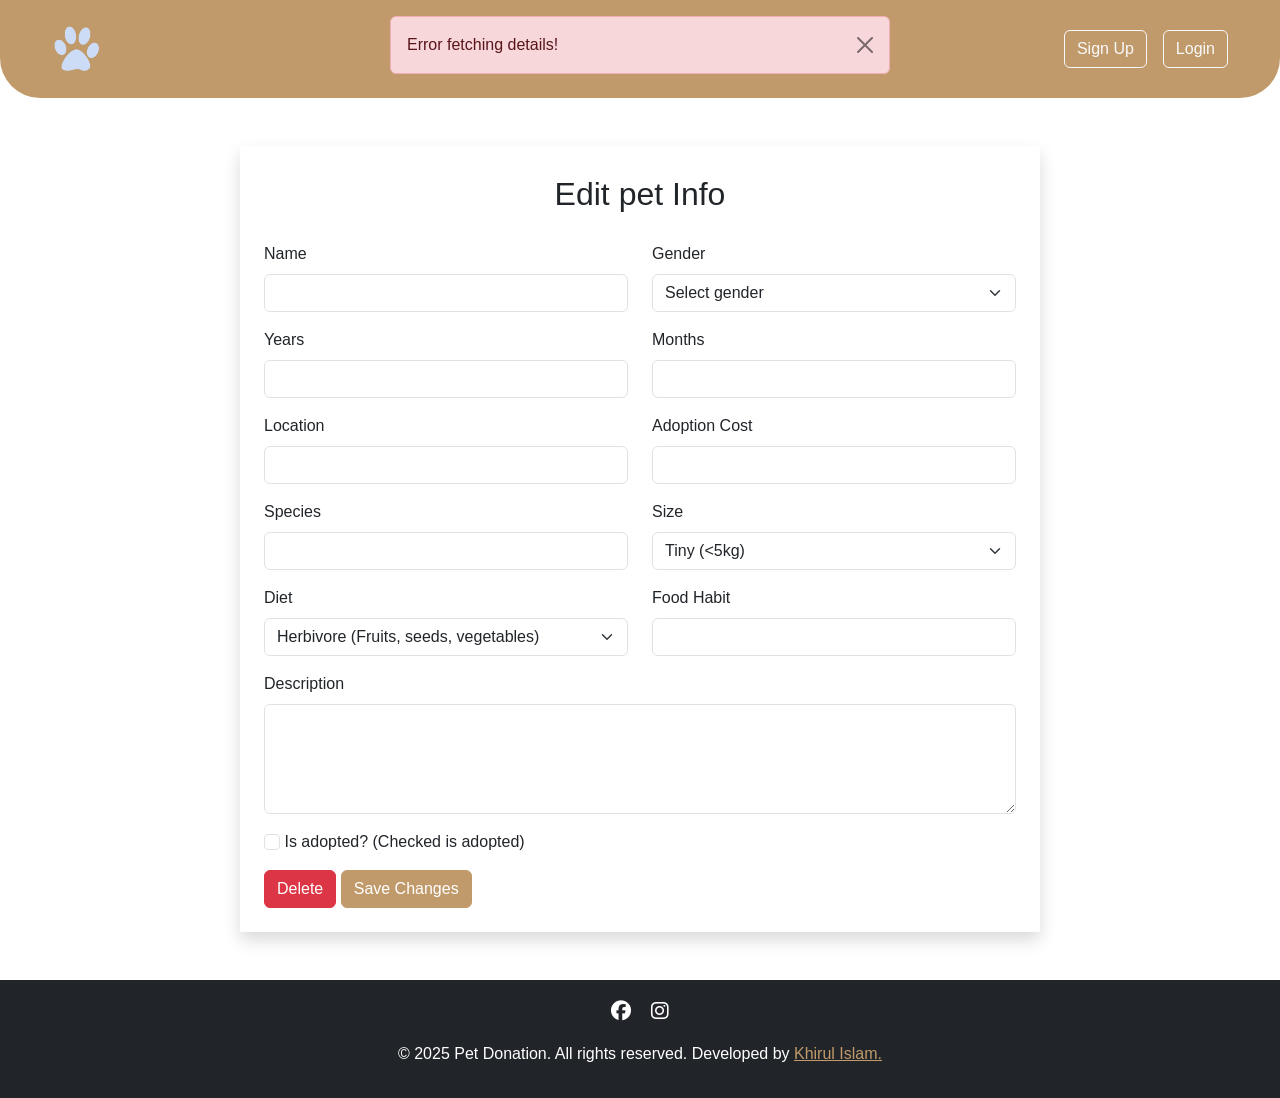
<file: edit_bird.html>
<!DOCTYPE html>
<html lang="en">

<head>
    <meta charset="UTF-8">
    <meta name="viewport" content="width=device-width, initial-scale=1.0">
    <title>Login - Vaccination Management System</title>
    <!-- Bootstrap 5 CDN -->
    <link href="https://cdn.jsdelivr.net/npm/bootstrap@5.3.0-alpha1/dist/css/bootstrap.min.css" rel="stylesheet">
    <!-- Custom CSS -->
    <link rel="stylesheet" href="assets/css/custom.css">
    <!-- config js -->
    <script src="assets/js/config.js"></script>
    <!-- Main JS -->
    <script src="assets/js/main.js" defer></script>
    <!-- Fontawesome  -->
    <link href="https://cdnjs.cloudflare.com/ajax/libs/font-awesome/6.5.0/css/all.min.css" rel="stylesheet">

</head>

<body>
    <!-- header -->
    <div id="header"></div>
    <!-- loader -->
    <div id="loader" class="d-none"></div>
    <!-- Alert -->
    <div id="alert-container" class="position-fixed top-0 start-50 translate-middle-x mt-3"
        style="z-index: 1055; width: 90%; max-width: 500px;"></div>


    <main class="container my-5">
        <form id="editForm" style="max-width: 800px; margin: auto;" class="p-4 shadow">
            <p class="text-center mb-4 fs-2">Edit pet Info</p>
            <div class="mb-3 row">
                <div class="col-md-6">
                    <label for="name" class="form-label">Name</label>
                    <input type="text" class="form-control" id="name" required>
                </div>
                <div class="col-md-6">
                    <label for="gender" class="form-label">Gender</label>
                    <select class="form-select" id="gender" required>
                        <option value="">Select gender</option>
                        <option value="Male">Male</option>
                        <option value="Female">Female</option>
                        <option value="Unknown">Unknown</option>
                    </select>
                </div>
            </div>

            <div class="mb-3 row">
                <div class="col-md-6">
                    <label for="year" class="form-label">Years</label>
                    <input type="number" class="form-control" id="year" required>
                </div>
                <div class="col-md-6">
                    <label for="month" class="form-label">Months</label>
                    <input type="number" class="form-control" id="month" required>
                </div>
            </div>

            <div class="mb-3 row">
                <div class="col-md-6">
                    <label for="location" class="form-label">Location</label>
                    <input type="text" class="form-control" id="location" required>
                </div>
                <div class="col-md-6">
                    <label for="adoptionCost" class="form-label">Adoption Cost</label>
                    <input type="number" class="form-control" id="adoptionCost" required>
                </div>
            </div>

            <div class="mb-3 row">
                <div class="col-md-6">
                    <label for="species" class="form-label">Species</label>
                    <input type="text" class="form-control" id="species" required>
                </div>
                <div class="col-md-6">
                    <label for="size" class="form-label">Size</label>
                    <select class="form-select" id="size" required>
                        <option value="Tiny">Tiny (&lt;5kg)</option>
                        <option value="Small">Small (&lt;50g)</option>
                        <option value="Medium">Medium (50g-300g)</option>
                        <option value="Large">Large (&gt;300g)</option>
                    </select>
                </div>
            </div>

            <div class="mb-3 row">
                <div class="col-md-6">
                    <label for="diet" class="form-label">Diet</label>
                    <select class="form-select" id="diet" required>
                        <option value="Herbivore">Herbivore (Fruits, seeds, vegetables)</option>
                        <option value="Omnivore">Omnivore (Fruits, seeds, insects)</option>
                    </select>
                </div>
                <div class="col-md-6">
                    <label for="foodHabit" class="form-label">Food Habit</label>
                    <input type="text" class="form-control" id="foodHabit" required>
                </div>
            </div>

            <div class="mb-3">
                <label for="description" class="form-label">Description</label>
                <textarea class="form-control" id="description" rows="4" required></textarea>
            </div>

            <div class="mb-3">
                <input class="form-check-input" type="checkbox" id="adoption_status">
                <label class="form-check-label" for="adoption_status">Is adopted? (Checked is adopted)</label>
            </div>

            <button type="button" class="btn btn-danger" id="deleteButton">Delete</button>
            <button type="submit" class="btn btn-primary">Save Changes</button>
        </form>
    </main>
    <div id="footer"></div>

    <script src="assets/js/edit_bird.js"></script>
    <script src="https://cdn.jsdelivr.net/npm/bootstrap@5.3.0-alpha1/dist/js/bootstrap.bundle.min.js"></script>
</body>

</html>
</file>
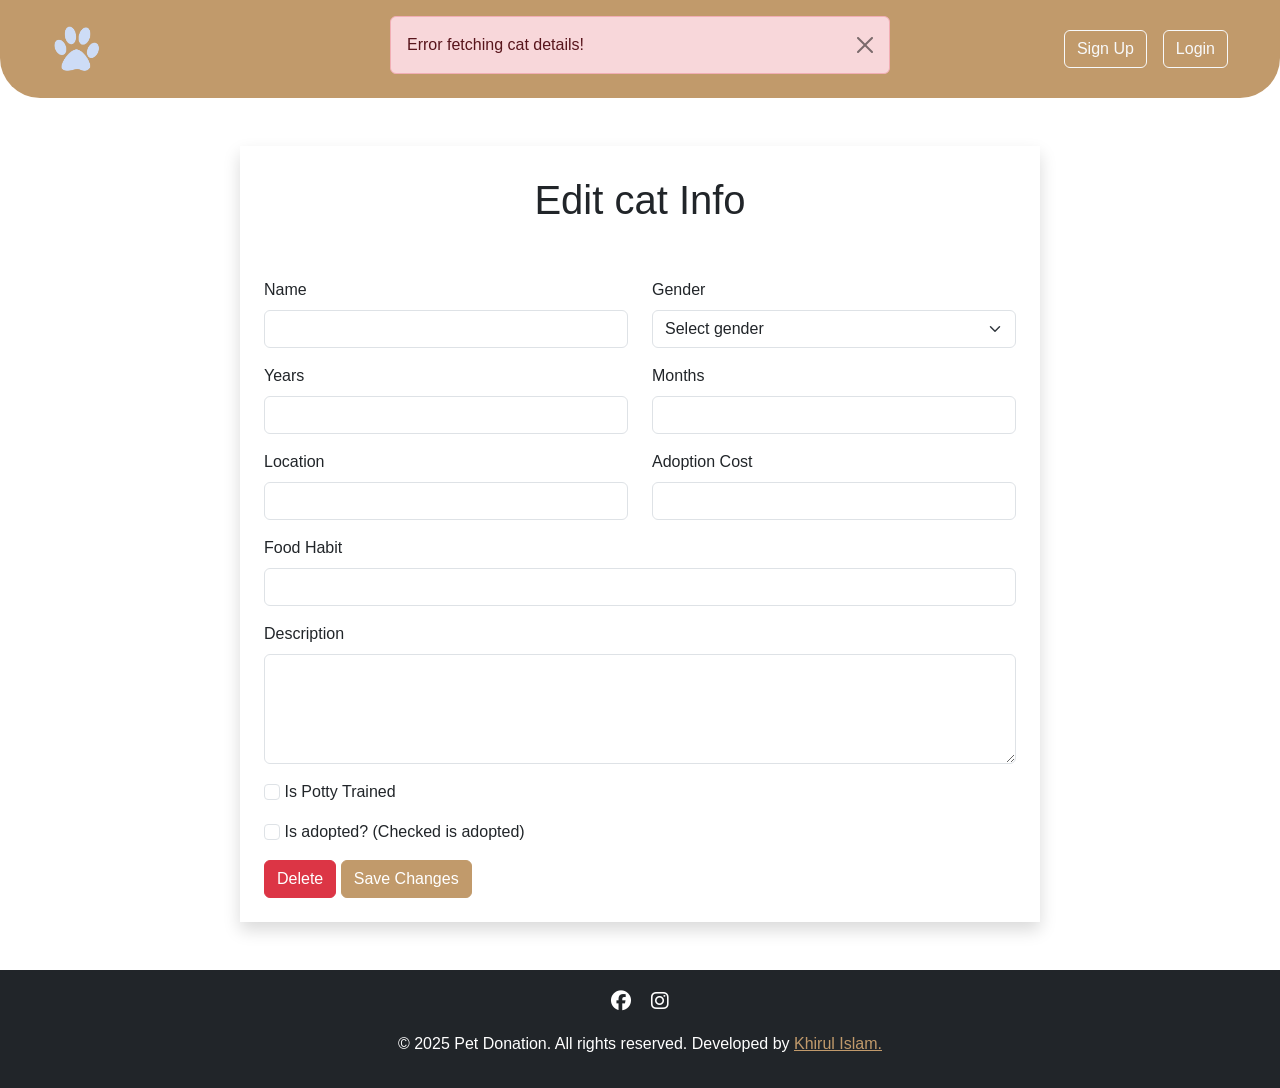
<file: edit_cat.html>
<!DOCTYPE html>
<html lang="en">

<head>
    <meta charset="UTF-8">
    <meta name="viewport" content="width=device-width, initial-scale=1.0">
    <title>Login - Vaccination Management System</title>
    <!-- Bootstrap 5 CDN -->
    <link href="https://cdn.jsdelivr.net/npm/bootstrap@5.3.0-alpha1/dist/css/bootstrap.min.css" rel="stylesheet">
    <!-- Custom CSS -->
    <link rel="stylesheet" href="assets/css/custom.css">
    <!-- config js -->
    <script src="assets/js/config.js"></script>
    <!-- Main JS -->
    <script src="assets/js/main.js" defer></script>
    <!-- Fontawesome  -->
    <link href="https://cdnjs.cloudflare.com/ajax/libs/font-awesome/6.5.0/css/all.min.css" rel="stylesheet">

</head>

<body>
    <!-- header -->
    <div id="header"></div>
    <!-- loader -->
    <div id="loader" class="d-none"></div>
    <!-- Alert -->
    <div id="alert-container" class="position-fixed top-0 start-50 translate-middle-x mt-3"
        style="z-index: 1055; width: 90%; max-width: 500px;"></div>


    <main class="container my-5">
        <form id="editForm" style="max-width: 800px; margin: auto;" class="p-4 shadow">
            <p class="text-center mb-5 fs-1">Edit cat Info</p>
            <div class="mb-3 row">
                <div class="col-md-6">
                    <label for="name" class="form-label">Name</label>
                    <input type="text" class="form-control" id="name" required>
                </div>
                <div class="col-md-6">
                    <label for="gender" class="form-label">Gender</label>
                    <select class="form-select" id="gender" required>
                        <option value="">Select gender</option>
                        <option value="Male">Male</option>
                        <option value="Female">Female</option>
                        <option value="Unknown">Unknown</option>
                    </select>
                </div>
            </div>

            <div class="mb-3 row">
                <div class="col-md-6">
                    <label for="year" class="form-label">Years</label>
                    <input type="number" class="form-control" id="year" required>
                </div>
                <div class="col-md-6">
                    <label for="month" class="form-label">Months</label>
                    <input type="number" class="form-control" id="month" required>
                </div>
            </div>

            <div class="mb-3 row">
                <div class="col-md-6">
                    <label for="location" class="form-label">Location</label>
                    <input type="text" class="form-control" id="location" required>
                </div>
                <div class="col-md-6">
                    <label for="adoptionCost" class="form-label">Adoption Cost</label>
                    <input type="number" class="form-control" id="adoptionCost" required>
                </div>
            </div>

            <div class="mb-3 row">
                <div class="col-md-12">
                    <label for="foodHabit" class="form-label">Food Habit</label>
                    <input type="text" class="form-control" id="foodHabit" required>
                </div>
            </div>

            <div class="mb-3">
                <label for="description" class="form-label">Description</label>
                <textarea class="form-control" id="description" rows="4" required></textarea>
            </div>


            <div class="mb-3">
                <input class="form-check-input" type="checkbox" id="isPottyTrained">
                <label class="form-check-label" for="isPottyTrained">Is Potty Trained</label>
            </div>

            <div class="mb-3">
                <input class="form-check-input" type="checkbox" id="adoption_status">
                <label class="form-check-label" for="adoption_status">Is adopted? (Checked is adopted)</label>
            </div>

            <button type="button" class="btn btn-danger" id="deleteButton">Delete</button>
            <button type="submit" class="btn btn-primary">Save Changes</button>
        </form>
    </main>
    <div id="footer"></div>

    <script src="assets/js/edit_cat.js"></script>
    <script src="https://cdn.jsdelivr.net/npm/bootstrap@5.3.0-alpha1/dist/js/bootstrap.bundle.min.js"></script>
</body>

</html>
</file>
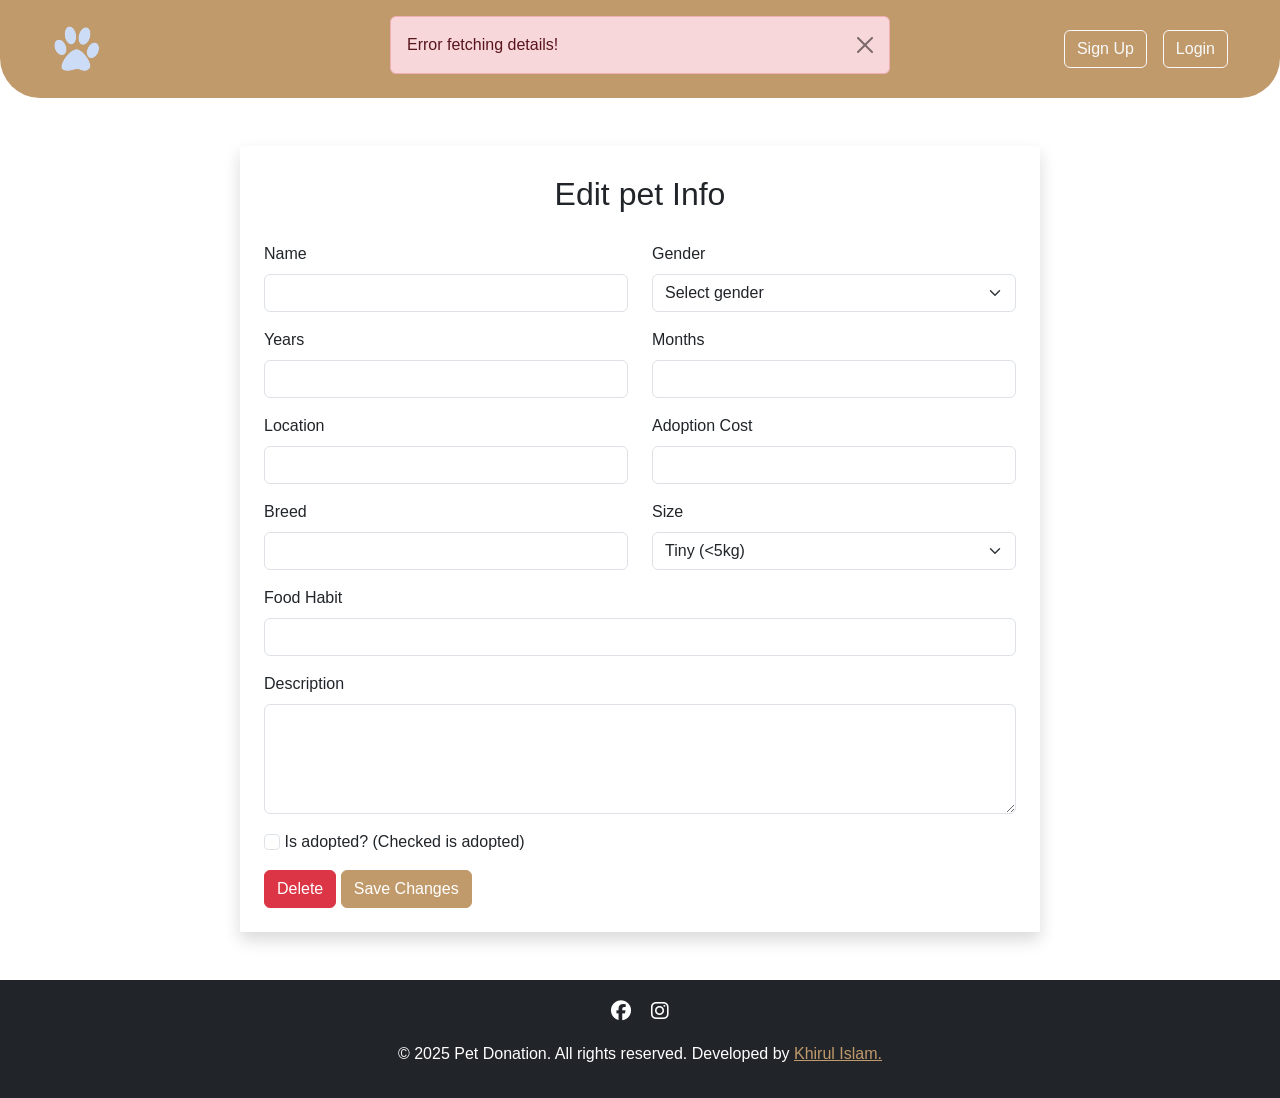
<file: edit_dog.html>
<!DOCTYPE html>
<html lang="en">

<head>
    <meta charset="UTF-8">
    <meta name="viewport" content="width=device-width, initial-scale=1.0">
    <title>Login - Vaccination Management System</title>
    <!-- Bootstrap 5 CDN -->
    <link href="https://cdn.jsdelivr.net/npm/bootstrap@5.3.0-alpha1/dist/css/bootstrap.min.css" rel="stylesheet">
    <!-- Custom CSS -->
    <link rel="stylesheet" href="assets/css/custom.css">
    <!-- config js -->
    <script src="assets/js/config.js"></script>
    <!-- Main JS -->
    <script src="assets/js/main.js" defer></script>
    <!-- Fontawesome  -->
    <link href="https://cdnjs.cloudflare.com/ajax/libs/font-awesome/6.5.0/css/all.min.css" rel="stylesheet">

</head>

<body>
    <!-- header -->
    <div id="header"></div>
    <!-- loader -->
    <div id="loader" class="d-none"></div>
    <!-- Alert -->
    <div id="alert-container" class="position-fixed top-0 start-50 translate-middle-x mt-3"
        style="z-index: 1055; width: 90%; max-width: 500px;"></div>


    <main class="container my-5">
        <form id="editForm" style="max-width: 800px; margin: auto;" class="p-4 shadow">
            <p class="text-center mb-4 fs-2">Edit pet Info</p>
            <div class="mb-3 row">
                <div class="col-md-6">
                    <label for="name" class="form-label">Name</label>
                    <input type="text" class="form-control" id="name" required>
                </div>
                <div class="col-md-6">
                    <label for="gender" class="form-label">Gender</label>
                    <select class="form-select" id="gender" required>
                        <option value="">Select gender</option>
                        <option value="Male">Male</option>
                        <option value="Female">Female</option>
                        <option value="Unknown">Unknown</option>
                    </select>
                </div>
            </div>

            <div class="mb-3 row">
                <div class="col-md-6">
                    <label for="year" class="form-label">Years</label>
                    <input type="number" class="form-control" id="year" required>
                </div>
                <div class="col-md-6">
                    <label for="month" class="form-label">Months</label>
                    <input type="number" class="form-control" id="month" required>
                </div>
            </div>

            <div class="mb-3 row">
                <div class="col-md-6">
                    <label for="location" class="form-label">Location</label>
                    <input type="text" class="form-control" id="location" required>
                </div>
                <div class="col-md-6">
                    <label for="adoptionCost" class="form-label">Adoption Cost</label>
                    <input type="number" class="form-control" id="adoptionCost" required>
                </div>
            </div>

            <div class="mb-3 row">
                <div class="col-md-6">
                    <label for="breed" class="form-label">Breed</label>
                    <input type="text" class="form-control" id="breed" required>
                </div>
                <div class="col-md-6">
                    <label for="size" class="form-label">Size</label>
                    <select class="form-select" id="size" required>
                        <option value="Tiny">Tiny (&lt;5kg)</option>
                        <option value="Small">Small (5-10kg)</option>
                        <option value="Medium">Medium (10-25kg)</option>
                        <option value="Large">Large (25-45kg)</option>
                        <option value="Giant">Giant (&gt;45kg)</option>
                    </select>
                </div>
            </div>

            <div class="mb-3 row">
                <div class="col-md-12">
                    <label for="foodHabit" class="form-label">Food Habit</label>
                    <input type="text" class="form-control" id="foodHabit" required>
                </div>
            </div>

            <div class="mb-3">
                <label for="description" class="form-label">Description</label>
                <textarea class="form-control" id="description" rows="4" required></textarea>
            </div>

            <div class="mb-3">
                <input class="form-check-input" type="checkbox" id="adoption_status">
                <label class="form-check-label" for="adoption_status">Is adopted? (Checked is adopted)</label>
            </div>

            <button type="button" class="btn btn-danger" id="deleteButton">Delete</button>
            <button type="submit" class="btn btn-primary">Save Changes</button>
        </form>
    </main>
    <div id="footer"></div>

    <script src="assets/js/edit_dog.js"></script>
    <script src="https://cdn.jsdelivr.net/npm/bootstrap@5.3.0-alpha1/dist/js/bootstrap.bundle.min.js"></script>
</body>

</html>
</file>
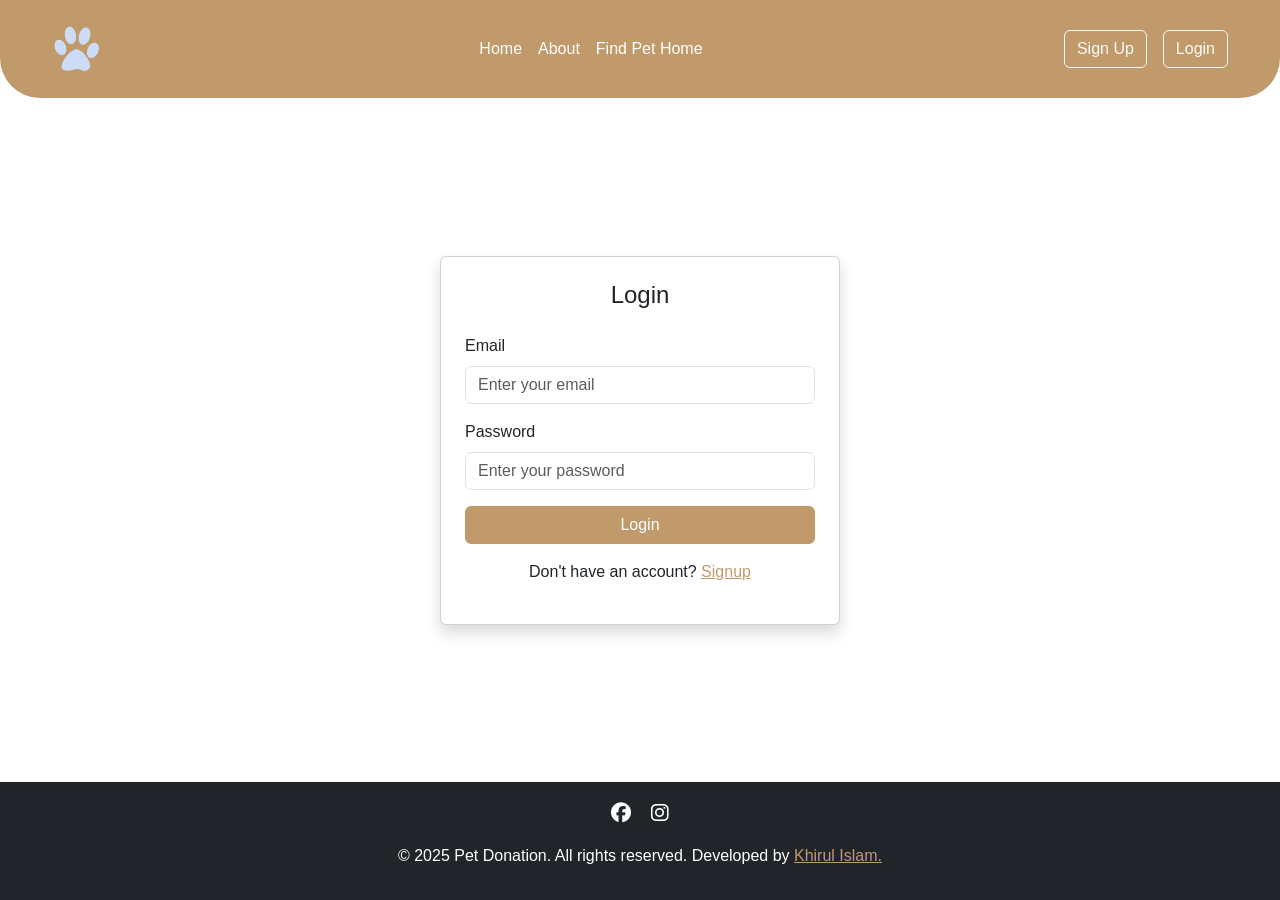
<file: login.html>
<!DOCTYPE html>
<html lang="en">

<head>
    <meta charset="UTF-8">
    <meta name="viewport" content="width=device-width, initial-scale=1.0">
    <title>Login - Vaccination Management System</title>
    <!-- Bootstrap 5 CDN -->
    <link href="https://cdn.jsdelivr.net/npm/bootstrap@5.3.0-alpha1/dist/css/bootstrap.min.css" rel="stylesheet">
    <!-- Custom CSS -->
    <link rel="stylesheet" href="assets/css/custom.css">
    <!-- config js -->
    <script src="assets/js/config.js"></script>
    <!-- Fontawesome  -->
    <link href="https://cdnjs.cloudflare.com/ajax/libs/font-awesome/6.5.0/css/all.min.css" rel="stylesheet">
    <!-- Main JS -->
    <script src="assets/js/main.js" defer></script>
    <style>
        body {
            display: flex;
            flex-direction: column;
            min-height: 100vh;
            margin: 0;
        }

        main {
            flex: 1;
        }
    </style>
</head>

<body>
    <!-- header -->
    <div id="header"></div>
    <!-- loader -->
    <div id="loader" class="d-none"></div>
    <!-- Alert -->
    <div id="alert-container" class="position-fixed top-0 start-50 translate-middle-x mt-3"
        style="z-index: 1055; width: 90%; max-width: 500px;"></div>


    <main class="d-flex align-items-center justify-content-center">
        <div class="card shadow p-4" style="width: 100%; max-width: 400px;">
            <h4 class="text-center mb-4">Login</h4>
            <form>
                <div class="mb-3">
                    <label for="identifier" class="form-label">Email</label>
                    <input type="email" id="identifier" class="form-control" placeholder="Enter your email" required>
                </div>
                <div class="mb-3">
                    <label for="password" class="form-label">Password</label>
                    <input type="password" id="password" class="form-control" placeholder="Enter your password"
                        required>
                </div>
                <button type="submit" class="btn btn-primary w-100">Login</button>
            </form>
            <div class="text-center mt-3">
                <p>Don't have an account? <a href="signup.html" class="text-primary">Signup</a></p>
                <!-- <p><a href="forget_password.html" class="text-muted">Forgot password?</a></p> -->
            </div>
        </div>
    </main>
    <div id="footer"></div>

    <script src="assets/js/login.js"></script>
    <script src="https://cdn.jsdelivr.net/npm/bootstrap@5.3.0-alpha1/dist/js/bootstrap.bundle.min.js"></script>
</body>

</html>
</file>
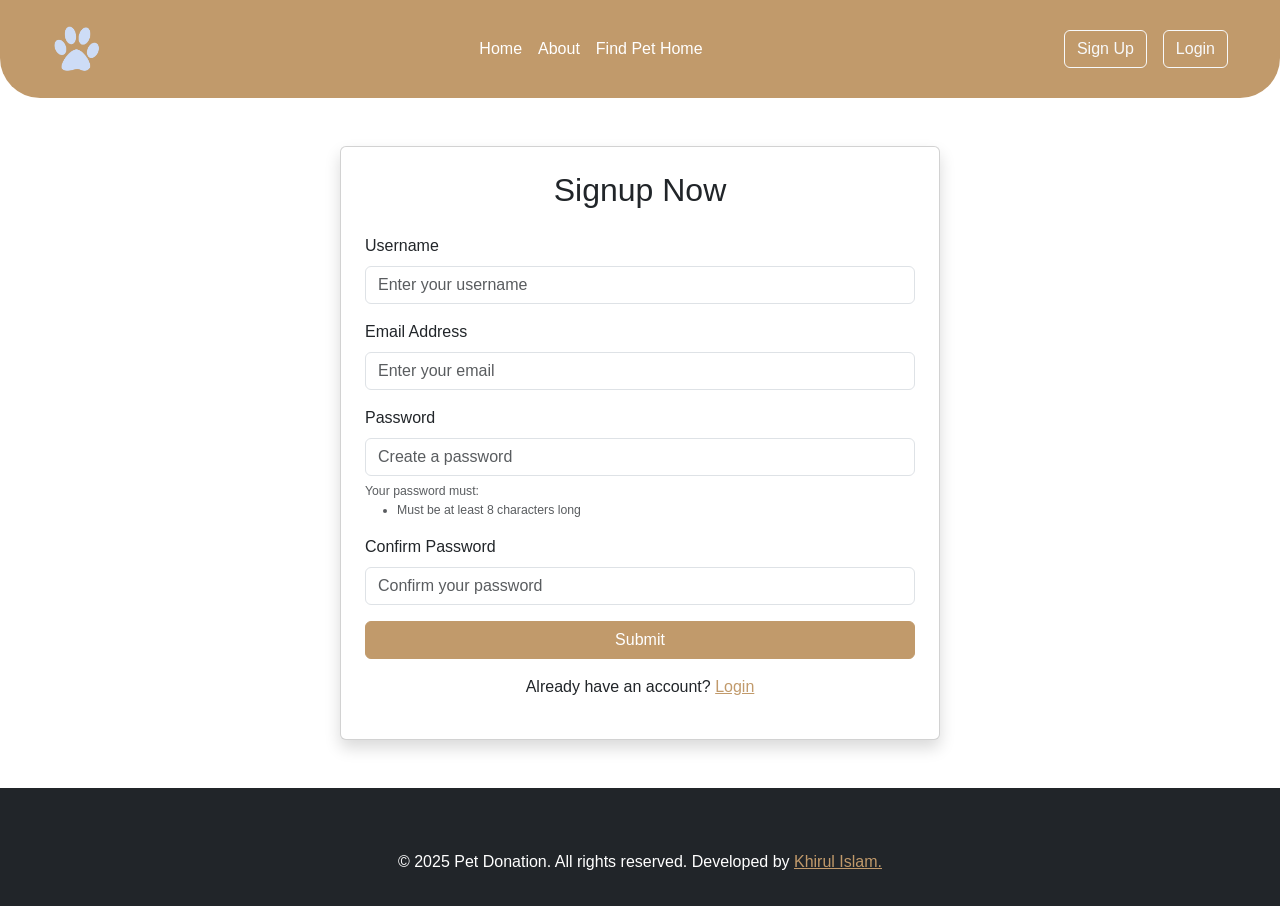
<file: signup.html>
<!DOCTYPE html>
<html lang="en">

<head>
    <meta charset="UTF-8">
    <meta name="viewport" content="width=device-width, initial-scale=1.0">
    <title>Patient Signup - Vaccination Management System</title>
    <!-- Bootstrap 5 CDN -->
    <link href="https://cdn.jsdelivr.net/npm/bootstrap@5.3.0-alpha1/dist/css/bootstrap.min.css" rel="stylesheet">
    <!-- Custom CSS -->
    <link rel="stylesheet" href="assets/css/custom.css">
    <!-- config js -->
    <script src="assets/js/config.js"></script>
    <!-- Main JS -->
    <script src="assets/js/main.js" defer></script>
</head>

<body>
    <!-- header -->
    <div id="header"></div>
    <!-- loader -->
    <div id="loader" class="d-none"></div>
    <!-- Alert -->
    <div id="alert-container" class="position-fixed top-0 start-50 translate-middle-x mt-3"
        style="z-index: 1055; width: 90%; max-width: 500px;"></div>


    <main class="d-flex align-items-center justify-content-center my-5">
        <div class="card shadow p-4" style="width: 100%; max-width: 600px;">
            <h2 class="text-center mb-4">Signup Now</h2>
            <form id="register-form">
                <!-- Username -->
                <div class="mb-3">
                    <label for="username" class="form-label">Username</label>
                    <input type="text" id="username" name="username" class="form-control"
                        placeholder="Enter your username" required>
                </div>

                <!-- Email -->
                <div class="mb-3">
                    <label for="email" class="form-label">Email Address</label>
                    <input type="email" id="email" name="email" class="form-control" placeholder="Enter your email"
                        required>
                </div>

                <!-- Password -->
                <div class="mb-3">
                    <label for="password" class="form-label">Password</label>
                    <input type="password" id="password" name="password1" class="form-control"
                        placeholder="Create a password" required>
                    <div class="form-text text-muted mt-1">
                        <small>
                            Your password must:
                            <ul class="text-muted pl-3">
                                <li>Must be at least 8 characters long</li>
                                <!-- <li>Include a mix of letters and numbers</li>
                                <li>Not be entirely numeric</li>
                                <li>Contain at least one special character (e.g., @, #, $)</li> -->
                            </ul>
                        </small>
                    </div>
                </div>
                <!-- Confirm Password -->
                <div class="mb-3">
                    <label for="confirm_password" class="form-label">Confirm Password</label>
                    <input type="password" id="confirm_password" name="password2" class="form-control"
                        placeholder="Confirm your password" required>
                </div>
                <!-- Submit Button -->
                <button type="submit" class="btn btn-primary w-100">Submit</button>
            </form>
            <div class="text-center mt-3">
                <p>Already have an account? <a href="login.html" class="text-primary">Login</a></p>
            </div>
        </div>
    </main>


    <script src="assets/js/signup.js"></script>
    <div id="footer"></div>
    <script src="https://cdn.jsdelivr.net/npm/bootstrap@5.3.0-alpha1/dist/js/bootstrap.bundle.min.js"></script>
</body>

</html>
</file>
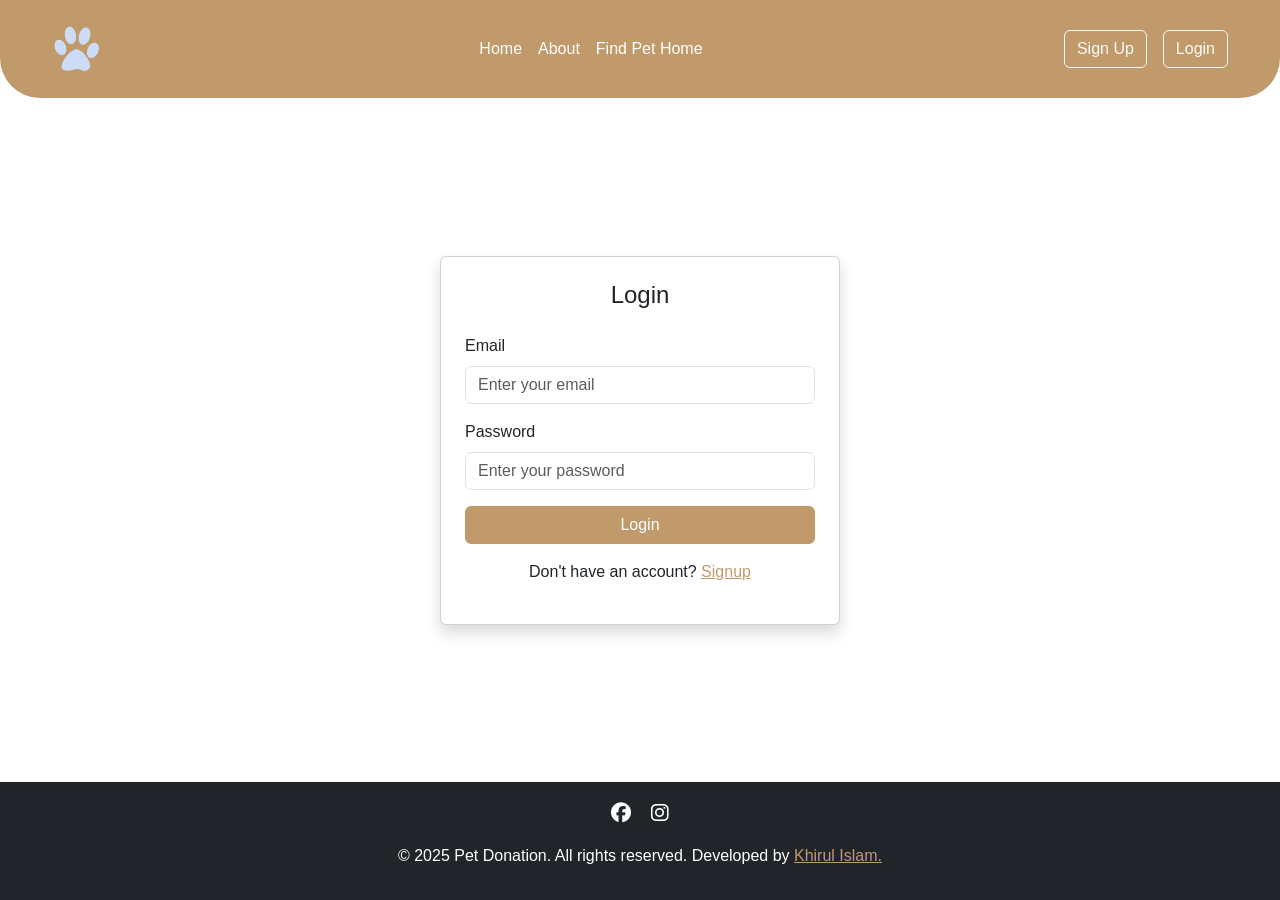
<file: user_profile.html>
<!DOCTYPE html>
<html lang="en">

<head>
    <meta charset="UTF-8">
    <meta name="viewport" content="width=device-width, initial-scale=1.0">
    <!-- Bootstrap 5 link -->
    <link href="https://cdn.jsdelivr.net/npm/bootstrap@5.2.3/dist/css/bootstrap.min.css" rel="stylesheet"
        integrity="sha384-rbsA2VBKQhggwzxH7pPCaAqO46MgnOM80zW1RWuH61DGLwZJEdK2Kadq2F9CUG65" crossorigin="anonymous">
    <!-- Custom Css -->
    <link rel="stylesheet" href="assets/css/custom.css">
    <!-- config js -->
    <script src="assets/js/config.js"></script>
    <!-- Main JS -->
    <script src="assets/js/main.js" defer></script>
    <link href="https://cdnjs.cloudflare.com/ajax/libs/font-awesome/6.5.0/css/all.min.css" rel="stylesheet">
    <style>
        .info-item {
            display: flex;
            justify-content: space-between;
            padding: 8px 0;
            border-bottom: 1px solid #ddd;
            /* Optional for better separation */
        }

        .info-item strong {
            flex-basis: 30%;
            /* Adjust width as needed */
            text-align: left;
            font-weight: bold;
            color: #333;
        }

        .info-item span {
            flex-basis: 70%;
            /* Adjust width as needed */
            text-align: left;
            color: #555;
        }
    </style>

</head>
<title>Home - Pet Adoption</title>
</head>

<body>
    <!-- header -->
    <div id="header"></div>
    <!-- loader -->
    <div id="loader" class="d-none"></div>
    <!-- Alert -->
    <div id="alert-container" class="position-fixed top-0 start-50 translate-middle-x mt-3"
        style="z-index: 1055; width: 90%; max-width: 500px;"></div>

    <!-- Main Content -->
    <main>
        <div class="container my-5">
            <div class="row">
                <!-- Left Column -->
                <div class="col-md-4">
                    <!-- Profile Card -->
                    <div class="card mb-4">
                        <div class="card-header bg-primary text-white d-flex align-items-center">
                            <div>
                                <!-- <img src="" alt="Profile Picture" class="rounded-circle" width="100" height="100"> -->
                                <p
                                    style="font-size: 50px; background-color: white; color: var(--bs-primary); padding: 6px 22px; border-radius: 50%; margin: 0 10px 0 0;">
                                    <i class="fa-solid fa-user"></i>
                                </p>
                            </div>
                            <div>
                                <h3 class="m-0" id="full_name">Your Name</h3>
                                <p class="m-0" id="email">example@example.com</p>
                            </div>
                        </div>
                        <div class="card-body">
                            <div class="info-item">
                                <strong>Username:</strong>
                                <span id="username"></span>
                            </div>
                            <div class="info-item">
                                <strong>Birthday:</strong>
                                <span id="birthday"></span>
                            </div>
                            <div class="info-item">
                                <strong>Address:</strong>
                                <span id="address"></span>
                            </div>
                            <div class="info-item">
                                <strong>Mobile:</strong>
                                <span id="mobile"></span>
                            </div>
                            <div class="info-item">
                                <strong>Joined:</strong>
                                <span id="joined"></span>
                            </div>

                            <div class="mt-3">
                                <a href="update_profile.html" class="btn btn-sm btn-primary">
                                    <i class="fas fa-edit me-1"></i> Update Profile
                                </a>
                                <a href="change_password.html" class="btn btn-sm btn-secondary">
                                    <i class="fas fa-key me-1"></i> Change Password
                                </a>
                            </div>
                        </div>
                    </div>

                    <!-- Tabs for Requests -->
                    <ul class="nav nav-tabs" id="requestTabs" role="tablist">
                        <li class="nav-item">
                            <button class="nav-link active" id="received-tab" data-bs-toggle="tab"
                                data-bs-target="#received" type="button" role="tab">Received Requests</button>
                        </li>
                        <li class="nav-item">
                            <button class="nav-link" id="sent-tab" data-bs-toggle="tab" data-bs-target="#sent"
                                type="button" role="tab">Sent Requests</button>
                        </li>
                    </ul>
                    <div class="tab-content mt-3">
                        <!-- Received Requests -->
                        <div class="tab-pane fade show active" id="received" role="tabpanel">
                            <div id="receivedRequests" class="row g-3">
                                <!-- Requests will be dynamically inserted here -->
                            </div>
                        </div>

                        <!-- Sent Requests -->
                        <div class="tab-pane fade" id="sent" role="tabpanel">
                            <!-- Loading Indicator -->
                            <div id="loadingIndicator" style="display:none;">
                                <p>Loading...</p>
                            </div>

                            <ul class="list-group" id="sentRequests">
                                <!-- Dynamic requests will be added here -->
                            </ul>
                        </div>
                    </div>
                </div>

                <!-- Right Column -->
                <div class="col-md-8">
                    <h4>Your Pets</h4>
                    <div class="row row-cols-1 row-cols-md-3 g-4" id="petCardsHolder">
                        <!-- Example Post Card -->
                        <!-- <div class="col">
                            <a href="/pet-details/1" class="text-decoration-none">
                                <div class="card">
                                    <img src="assets/img/cat1.jpeg" class="card-img-top" alt="Pet Image">
                                    <div class="card-body">
                                        <h5 class="card-title text-primary fw-bold">Harry</h5>
                                        <p class="card-text text-dark mb-0">
                                            <span>7 months old</span>
                                        </p>
                                        <p class="card-text text-dark">
                                            <i class="fas fa-map-marker-alt text-primary"></i> Dundalk
                                        </p>
                                    </div>
                                </div>
                            </a>
                        </div> -->
                        <!-- Add more posts dynamically -->
                        <!-- Pegination -->
                        <div id="pagination" class="d-flex justify-content-center my-4"></div>
                    </div>
                </div>
            </div>
        </div>

        <!-- Edit Request Modal -->
        <div class="modal fade" id="editRequestModal" tabindex="-1" aria-labelledby="editRequestModalLabel"
            aria-hidden="true">
            <div class="modal-dialog">
                <div class="modal-content">
                    <div class="modal-header">
                        <h5 class="modal-title" id="editRequestModalLabel">Edit Request Status</h5>
                        <button type="button" class="btn-close" data-bs-dismiss="modal" aria-label="Close"></button>
                    </div>
                    <div class="modal-body">
                        <form id="editRequestForm">
                            <div class="mb-3">
                                <label for="requestStatus" class="form-label">Status</label>
                                <select id="requestStatus" class="form-select">
                                    <option value="Pending">Pending</option>
                                    <option value="Approved">Approved</option>
                                    <option value="Rejected">Rejected</option>
                                </select>
                            </div>
                            <div class="mb-3">
                                <label for="requestMessage" class="form-label">Message</label>
                                <textarea id="requestMessage" class="form-control" rows="3"></textarea>
                            </div>
                            <button type="submit" class="btn btn-primary">Save Changes</button>
                        </form>
                    </div>
                </div>
            </div>
        </div>
    </main>



    <div id="footer"></div>

    <script src="assets/js/user_profile_details.js"></script>
    <script src="assets/js/user_recieved_req.js"></script>
    <script src="assets/js/load_my_pets.js"></script>
    <script src="assets/js/user_sent_req.js"></script>
    <script src="https://cdn.jsdelivr.net/npm/bootstrap@5.2.3/dist/js/bootstrap.bundle.min.js"
        integrity="sha384-kenU1KFdBIe4zVF0s0G1M5b4hcpxyD9F7jL+jjXkk+Q2h455rYXK/7HAuoJl+0I4"
        crossorigin="anonymous"></script>
</body>

</html>
</file>
<file: assets/css/custom.css>
:root {
    --bs-primary: #c19a6b9b;
    --bs-primary: #c19a6b;
    --bs-primary-rgb: 193, 154, 107;
}
*{
    margin: 0;
    padding: 0;
}
body {
    font-family: Arial, sans-serif;
}

img{
    max-width: 100%;
}
.tb{
    font-weight: bold;
}

/* Override button styles */
.btn-primary {
    background-color: var(--bs-primary) !important;
    border-color: var(--bs-primary) !important;
}

.btn-primary:hover,
.btn-primary:focus,
.btn-primary:active {
    background-color: rgba(var(--bs-primary-rgb), 0.8) !important; /* Slightly lighter */
    border-color: rgba(var(--bs-primary-rgb), 0.8) !important;
}

/* Override border styles */
.border-primary {
    border-color: var(--bs-primary) !important;
}

/* Override outline styles (for focus/active states) */
.btn-primary:focus-visible {
    outline-color: var(--bs-primary) !important;
}

/* Override input focus styles */
.form-control:focus, 
.form-select:focus, 
textarea:focus {
    border-color: var(--bs-primary) !important;
    box-shadow: 0 0 0 0.25rem rgba(var(--bs-primary-rgb), 0.25) !important;
    outline: none !important;
}

/* Custom outline for buttons or other elements when focused */
.btn:focus, 
.btn-primary:focus {
    box-shadow: 0 0 0 0.25rem rgba(var(--bs-primary-rgb), 0.5) !important;
    outline: none !important;
}


/* Active accordion button */
.accordion-button:not(.collapsed) {
    background-color: var(--bs-primary); /* Custom primary background */
    color: #fff; /* White text */
    border-color: var(--bs-primary); /* Custom primary border */
    box-shadow: none; /* Remove Bootstrap's focus outline if unwanted */
}

/* Active accordion button when focused */
.accordion-button:not(.collapsed):focus {
    background-color: var(--bs-primary); /* Keep primary background */
    color: #fff; /* Ensure white text */
    border-color: var(--bs-primary); /* Maintain primary border */
    outline: none; /* Remove extra outline */
    box-shadow: none; /* Optional: Remove glow */
}

/* Change icon color for active state */
.accordion-button:not(.collapsed)::after {
    filter: brightness(0) invert(1); /* Make the icon white */
}

/* Hover effect for better UX */
.accordion-button:hover {
    background-color: rgba(var(--bs-primary-rgb), 0.85); /* Slightly lighter primary color */
    color: #fff; /* Ensure white text */
    border-color: var(--bs-primary); /* Maintain primary border */
}

/* Optional: Adjust collapsed state for consistency */
.accordion-button.collapsed {
    color: #000; /* Default black text for collapsed state */
    background-color: #fff; /* Default white background */
    border-color: #ccc; /* Light gray border */
}

/* Active border for accordion item */
.accordion-item .accordion-button:not(.collapsed) {
    border: 2px solid var(--bs-primary); /* Thicker border for active state */
}

.accordion-button:focus {
    outline: none; /* Remove the default focus outline */
    box-shadow: none; /* Remove the box-shadow for focus */
}

/* Active state: Ensure focus does not reintroduce unwanted borders */
.accordion-button:not(.collapsed):focus {
    background-color: var(--bs-primary);
    color: #fff;
    border-color: var(--bs-primary);
    box-shadow: none; /* Remove any unwanted shadow */
}


/* Common Custom css */
.vc_card strong{
    padding-bottom: 7px;
    display: inline-block;
}

#loader {
    position: fixed;
    top: 0;
    left: 0;
    width: 100%;
    height: 100%;
    background: rgba(23, 23, 23, 0.8);
    display: flex;
    justify-content: center;
    align-items: center;
    z-index: 9999;
}

.container{
    max-width: 1200px;
}

.nav-link{
    color: var(--bs-primary);
}

.nav-link:hover{
    color: var(--bs-primary);
}
</file>
<file: assets/css/cat_details.css>
.info-card {
    border: 1px solid #ddd;
    border-radius: 10px;
    padding: 30px;
    box-shadow: 0 4px 6px rgba(0, 0, 0, 0.1);
    background-color: #fff;
}

.info-header {
    display: flex;
    flex-direction: column;
    gap: 10px;
}

.info-item {
    display: flex;
    /* align-items: center; */
}

.info-item strong {
    min-width: 180px;
    /* Fixed width for headings */
    text-align: left;
    font-weight: bold;
    flex-shrink: 0;
}

.info-item span {
    flex-grow: 1;
    /* Responsive width for content */
    text-align: left;
    word-wrap: break-word;
}

.apply-btn {
    margin-top: 20px;
    text-transform: uppercase;
}

/* image box design */
.carousel-inner {
    border-radius: 10px;
    position: relative;
    width: 100%;
    max-height: 650px;
    /* Set the max height for the carousel */
    overflow: hidden;
}

.carousel-inner::before,
.carousel-inner::after {
    content: '';
    position: absolute;
    top: 0;
    bottom: 0;
    width: 100%;
    background-size: cover;
    background-position: center;
    filter: blur(15px);
    z-index: -1;
    left: 0;
}

.carousel-inner img {
    width: 100%;
    height: auto;
    max-height: 650px;
    /* Responsive height */
    object-fit: cover;
    /* Maintain aspect ratio */
}

.carousel-control-prev-icon,
.carousel-control-next-icon {
    background-color: rgba(0, 0, 0, 0.5);
    border-radius: 50%;
    width: 40px;
    height: 40px;
}

@media (max-width: 768px) {
    .carousel-inner {
        max-height: 250px;
        /* Smaller height for mobile screens */
    }
}

/* Model design */
.modal-header {
    background-color: #f8f9fa;
    border-bottom: 2px solid #ddd;
}

.modal-title {
    font-weight: bold;
}

.modal-footer {
    border-top: 2px solid #ddd;
}
</file>
